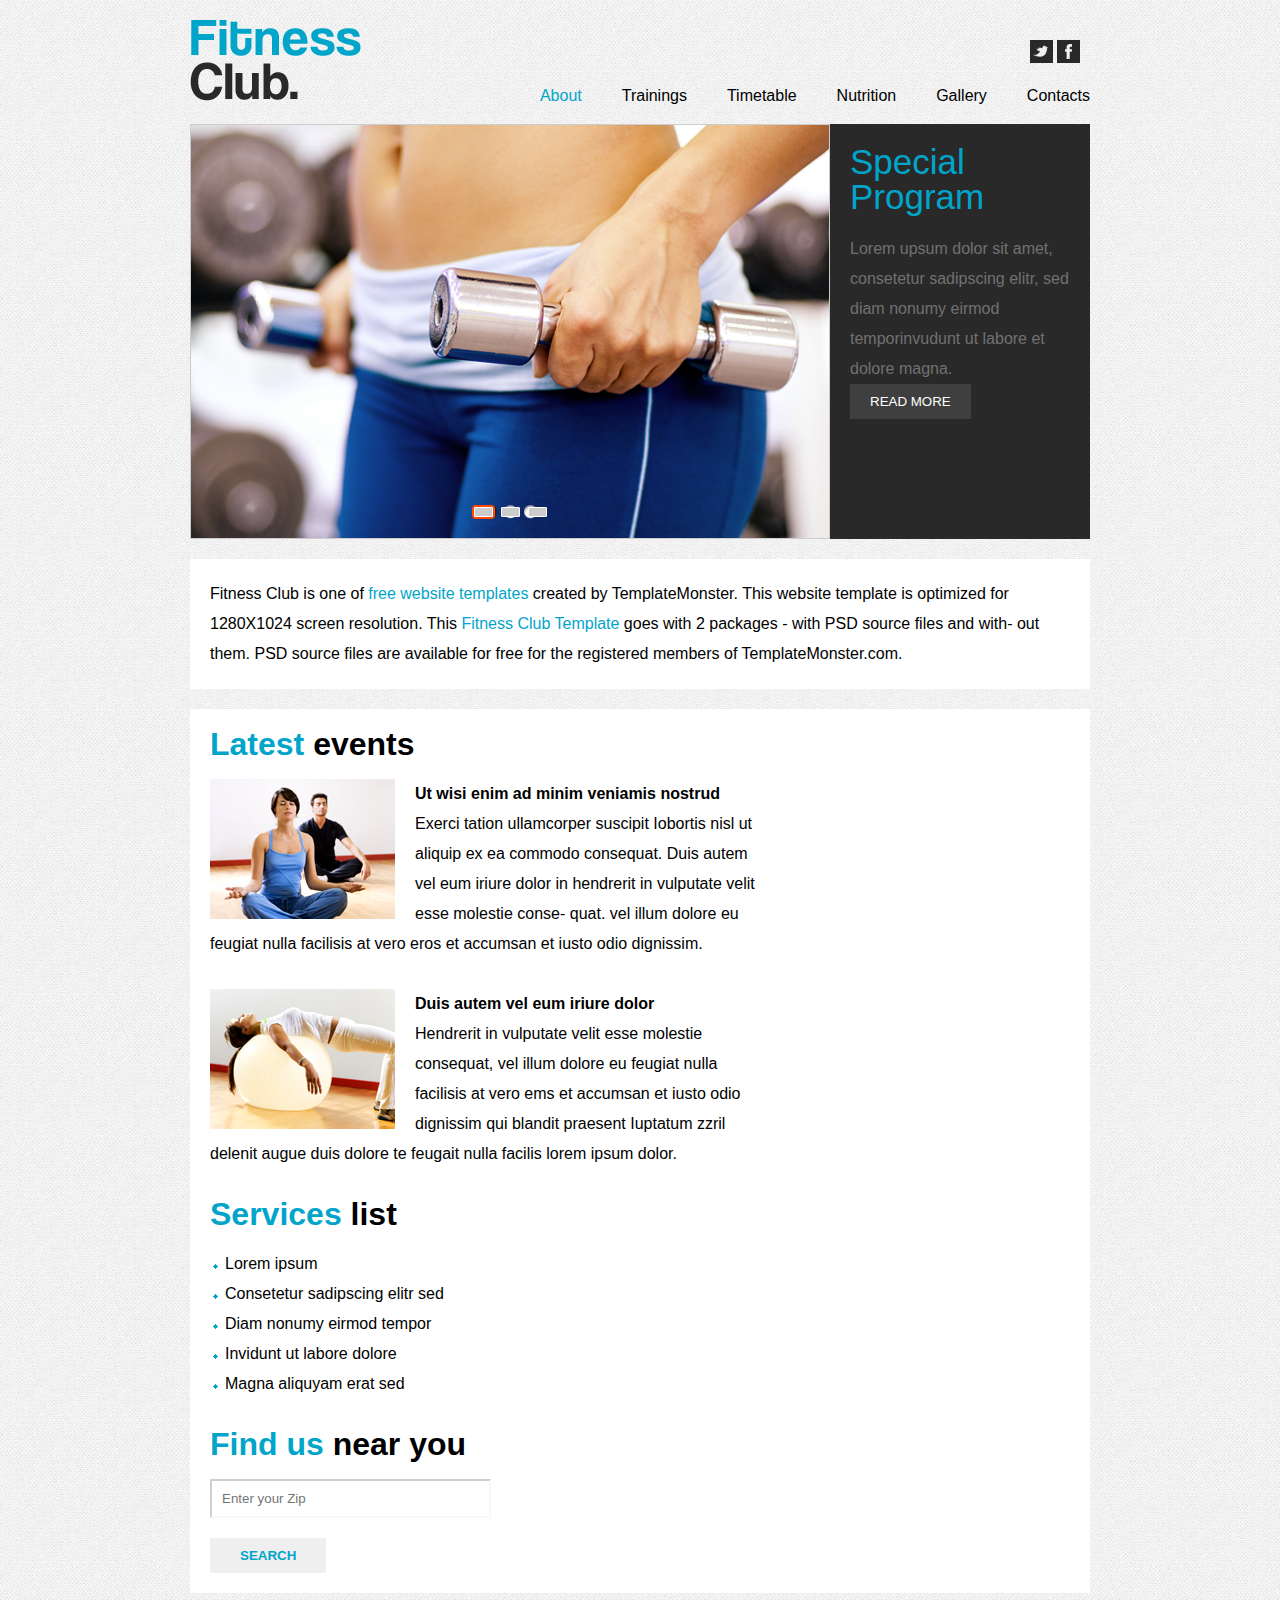
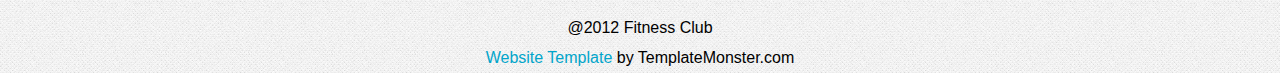
<file: fitness_club2/index.html>
<!DOCTYPE html>
<html>
	<head>
		<title>
			fitness
		</title>

		<meta property="og:title" content="fitness_club"/>
		<meta property="og:description" content="fitness test">
		<meta property="og:type" content="website"/>
		<meta property="og:url" content="http://godisren.github.io/fitness_club2/"/>
		<meta property="og:image" content="http://godisren.github.io/fitness_club2/images/logo.png"/>
		<link rel="shortcut icon" href="favicon.ico">
		<link href="favicon.ico" rel="apple-touch-icon" />
		<meta name="viewport" content="width=device-width, initial-scale=1"/>
		<meta name='description' content='瘦身聚樂部，讓你三天瘦1公斤' />
		<meta name='keywords' content='減重、瘦身、窈窕' />
		
		<link rel="stylesheet" type="text/css" href="style/reset.css">
		<link rel="stylesheet" type="text/css" href="style/common.css">
		<link rel="stylesheet" type="text/css" href="style/banner.css">

		<script src="https://ajax.googleapis.com/ajax/libs/jquery/1.11.3/jquery.min.js"></script>
		<script src="js/all.js"></script>
	</head>
	<body>
		<div class="wrap">
			<div class="header">
				<div class="logo">
					<a href="javascript:void(0);" autofocus><img src="images/logo.png"></img></a>
				</div>
				
				<div class="share">
					<a href="javascript:void(0);"><img src="images/dot_tweet.png"></img></a>
					<a href="javascript:void(0);"><img src="images/dot_facebook.png"></img></a>
				</div>
				
				<div class="menu">
					<ul>
						<li><a href="javascript:void(0);" class="focus">About</a></li>
						<li><a href="javascript:void(0);">Trainings</a></li>
						<li><a href="javascript:void(0);">Timetable</a></li>
						<li><a href="javascript:void(0);">Nutrition</a></li>
						<li><a href="javascript:void(0);">Gallery</a></li>
						<li><a href="javascript:void(0);">Contacts</a></li>
					</ul>
				</div>
			</div>		
			
			<div class="commercial">
				<div id="abgneBlock" class="banner">
					<ul class="list">
						<li><a target="_blank" href="#"><img src="images/slider-1.png"></a></li>
						<li><a target="_blank" href="#"><img src="images/slider-2.png"></a></li>
						<li><a target="_blank" href="#"><img src="images/slider-3.png"></a></li>
					</ul>
				</div>

				<div class="introduction">
					<p class="title">Special<br>Program</p>
					<p class="detail">
					Lorem upsum dolor sit amet, 
					consetetur sadipscing elitr, 
					 sed diam nonumy eirmod 
					 temporinvudunt ut labore 
					 et dolore magna.
					</p>					
					<input class="btn1" type="button" value="READ MORE">
				</div>
			</div>
			
			<div class="welcome">
				<div class="bg_white">
					Fitness Club is one of <span class="import_text">free website templates</span> created by TemplateMonster. This website template is optimized for 1280X1024 screen resolution. This <span class="import_text">Fitness Club Template</span> goes with 2 packages - with PSD source files and with- out them. PSD source files are available for free for the registered members of TemplateMonster.com.
				</div>
			</div>
			
			<div class="content bg_white">
				<div class="events">
					<h2><span class="import_text">Latest</span> events</h2>
					<div class="event">
						<div class="product_image">
							<a href="javascript:void(0);">
								<img src="images/page1-img1.jpg"></img>
							</a>
						</div>						
						<h3>Ut wisi enim ad minim veniamis nostrud</h3>
						Exerci tation ullamcorper suscipit Iobortis nisl ut aliquip ex ea commodo consequat. Duis autem vel eum iriure dolor in hendrerit in vulputate velit esse molestie conse- quat. vel illum dolore eu feugiat nulla facilisis at vero eros et accumsan et iusto odio dignissim.
					</div>					
					<div class="event">
						<div class="product_image">
							<a href="javascript:void(0);">
								<img src="images/page1-img2.jpg"></img>
							</a>
						</div>						
						<h3>Duis autem vel eum iriure dolor</h3>
						Hendrerit in vulputate velit esse molestie consequat, vel illum dolore eu feugiat nulla facilisis at vero ems et accumsan et iusto odio dignissim qui blandit praesent Iuptatum zzril delenit augue duis dolore te feugait nulla facilis lorem ipsum dolor.
					</div>
				</div>
				<div class="infomation">
					<div class="service">
						<h2><span class="import_text">Services</span> list</h2>
						<ul>
							<li>Lorem ipsum</li>
							<li>Consetetur sadipscing elitr sed </li>
							<li>Diam nonumy eirmod tempor </li>
							<li>Invidunt ut labore dolore </li>
							<li>Magna aliquyam erat sed </li>
						</ul>
					</div>
					
					<div>
						<h2><span class="import_text">Find us</span> near you</h2>
						<p>
							<input type="text" class="text_input" placeholder="Enter your Zip" size="30">
						</p>
						<input type="button" class="btn2" value="SEARCH">
					</div>
				</div>
			</div>
			
			<div class="footer">
				@2012 Fitness Club<br>
				<span class="import_text">Website Template</span> by TemplateMonster.com 
			</div>
		</div>
	</body>
</html>
</file>
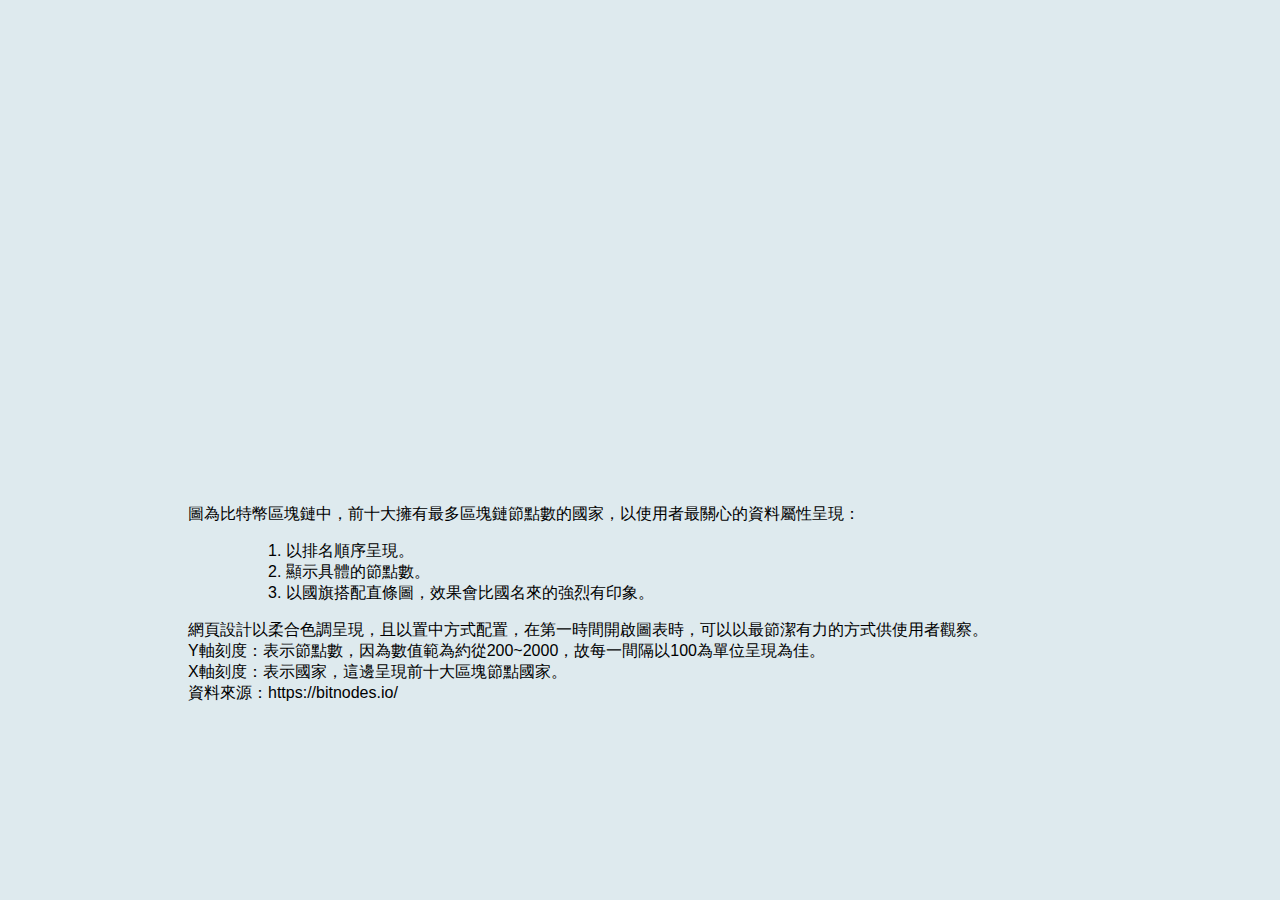
<file: nccu-vis-hw01/index.html>
<!doctype html>
<html>
<head>
    <style>
        body {
            background:#deeaee;
            width: 1000px;
            height: 720px;
            margin: auto;
            font-family: "Helvetica", "Arial","LiHei Pro","黑體-繁","微軟正黑體", sans-serif;
        }

        .bar {
            fill: steelblue;
        }

        .paragraph{
            padding-left: 3em;
        }

    </style>
    <script src="https://d3js.org/d3.v4.min.js"></script>
</head>
<body>
<div>
    <svg width="1000" height="500"></svg>
    <DIV class="paragraph">
        圖為比特幣區塊鏈中，前十大擁有最多區塊鏈節點數的國家，以使用者最關心的資料屬性呈現：
        <ul>
            <ol>1. 以排名順序呈現。</ol>
            <ol>2. 顯示具體的節點數。</ol>
            <ol>3. 以國旗搭配直條圖，效果會比國名來的強烈有印象。</ol>
        </ul>
        網頁設計以柔合色調呈現，且以置中方式配置，在第一時間開啟圖表時，可以以最節潔有力的方式供使用者觀察。<br>
        Y軸刻度：表示節點數，因為數值範為約從200~2000，故每一間隔以100為單位呈現為佳。<br>
        X軸刻度：表示國家，這邊呈現前十大區塊節點國家。<br>
        資料來源：https://bitnodes.io/<br>
      </DIV>
</div>
<script>
    var svg = d3.select("svg"),
                margin = 200,
                width = svg.attr("width") - margin,
                height = svg.attr("height") - margin

    var xScale = d3.scaleBand().range([0, width]).padding(0.4),
        yScale = d3.scaleLinear().range([height, 0]);

    var g = svg.append("g")
                .attr("transform", "translate(" + 100 + "," + 100 + ")");

    // d3.csv("XYZ.csv", function(error, data) {
    d3.csv("bitcoin_nodes.csv?t=1", function(error, data) {
        if (error) {
            throw error;
        }

        data.forEach(function(d) {
            d.COUNTRY = d.COUNTRY;
            d.NODES = parseInt(d.NODES);
        });

        max_value = d3.max(data, function(d) { return d.NODES; });
        min_value = 0 ; //d3.min(data, function(d) { return d.NODES; });

        xScale.domain(data.map(function(d) { return d.COUNTRY; }));
        yScale.domain([min_value, max_value]);

        // draw x axis
        g.append("g")
            .attr("transform", "translate(0," + height + ")")
            .call(d3.axisBottom(xScale))
            .append("text")        // append x axis label
            .attr("y", height - 250)
            .attr("x", width/2)
            .attr("fill", "black")
            .attr("font-size", "24px")
            .text("Country");

        // draw y axis
        g.append("g")
            .call(d3.axisLeft(yScale).tickFormat(function(d){
                return d;
            }).ticks(10))
            .append("text")        // append y axis label
            .attr("transform", "rotate(-90)")   
            .attr("y",-50)
            .attr("x", -60)
            .attr("text-anchor", "end")
            .attr("fill", "black")
            .attr("font-size", "24px")
            .text("Number of Nodes");

        
        // create a bar group elements
        bars = g.selectAll(".bar")
                .data(data)
                .enter()
                .append("g");

        // draw bar
        bars.append("rect")
            .attr("class", "bar")
            .attr("x", function(d) { return xScale(d.COUNTRY); })
            .attr("y", function(d) { return yScale(d.NODES); })
            .attr("width", xScale.bandwidth())
            .attr("height", function(d) { return height - yScale(d.NODES); });

        // draw bar number text
        bars.append("text")
            .text(function(d) { 
                console.log('show text', d.NODES)
                return d.NODES;
            })
            .attr("x", function(d){
                return xScale(d.COUNTRY) + 35 ;
            })
            .attr("y", function(d){
                return yScale(d.NODES) +20 ;
            })
            .attr("text-anchor", "end")
            .attr("fill","white");

        // draw country flag
        bars.append("svg:image")
            .attr("xlink:href",function(d) { 
                if (!d.COUNTRY_CODE){
                    // if country code not found, show ? pic
                    return "https://d1nhio0ox7pgb.cloudfront.net/_img/o_collection_png/green_dark_grey/32x32/plain/symbol_questionmark.png"
                }

                return "https://www.countryflags.io/"+d.COUNTRY_CODE+"/flat/32.png";
            })
            .attr("x", function(d){
                return xScale(d.COUNTRY) + 5 ;
            })
            .attr("y", function(d){
                return yScale(d.NODES) - 35 ;
            });

        // Subject
        svg.append("text")
            .attr("transform", "translate(100,0)")
            .attr("x", 300)
            .attr("y", 50)
            .attr("font-size", "24px")
            .text("Top 10 countries with Bitcoin Nodes")
    });
</script>
</body>
</html>
</file>
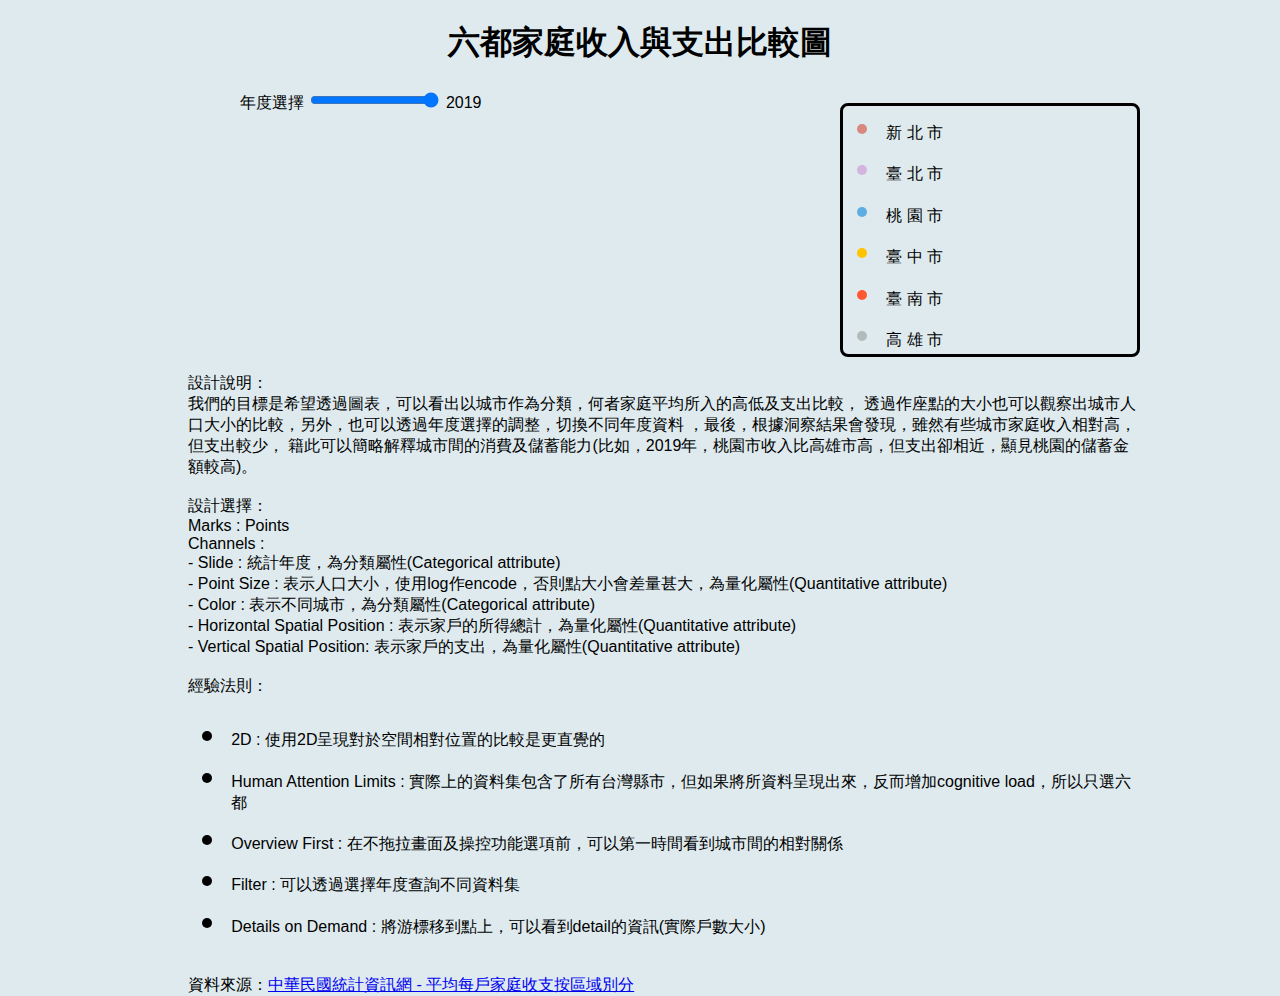
<file: nccu-vis-hw02/index.html>
<!doctype html>
<html>
<head>
    <style>
        body {
            background:#deeaee;
            width: 1000px;
            height: 720px;
            margin: auto;
            font-family: "Helvetica", "Arial","LiHei Pro","黑體-繁","微軟正黑體", sans-serif;
        }

        .bar {
            fill: steelblue;
        }

        .paragraph{
            padding-left: 3em;
        }

        ul li::marker {
            font-size: 2em;
        }
        ul li{
            padding: 0.2em;
        }

        .leftColumn {
            float: left;
            width: 70%;
            margin: auto;
        }

        .rightColumn {
            float: left;
            width: 30%;
        }

        /* Clear floats after the columns */
        .row:after {
            content: "";
            display: table;
            clear: both;
        }

        .year_slider{
            display: inline-block;
            margin: 0 auto;
            padding: 3px;
            padding-left: 100px;
        }

        div.tooltip {	
            position: absolute;			
            text-align: center;			
            padding: 10px;	
            font: 12px sans-serif;		
            background: black;	
            color:white;
            border: 0px;		
            border-radius: 8px;			
        }

        ul.city{
            border:solid;
            border-radius: 8px;
        }
    </style>
    <script src="https://d3js.org/d3.v4.min.js"></script>
</head>
<body>
    <div style="text-align: center;">
        <h1>六都家庭收入與支出比較圖</h1>
    </div>
    <div class="row">
        <div class="leftColumn">
            <div class="year_slider">
                年度選擇
                <input type="range" min=2017 max=2019 step=1 id="year" value=2019 oninput="selected_year.value = year.value">
                <output name="selected_year" id="selected_year">2019</output>
            </div>
            <div id="my_chart" width="600" height="500">
                
             </div>
        </div>
        <div class="rightColumn">
            <ul class="city">
                <li style="color:#d98880"><span style="color:black">新 北 市</span></li>
                <li style="color:#d2b4de"><span style="color:black">臺 北 市</span></li>
                <li style="color:#5dade2"><span style="color:black">桃 園 市</span></li>
                <li style="color:#FFC300"><span style="color:black">臺 中 市</span></li>
                <li style="color:#FF5733"><span style="color:black">臺 南 市</span></li>
                <li style="color:#b2babb"><span style="color:black">高 雄 市</span></li>
            </ul>
        </div>
    </div> 
    <div class="paragraph">
        設計說明：<br>
        我們的目標是希望透過圖表，可以看出以城市作為分類，何者家庭平均所入的高低及支出比較，
        透過作座點的大小也可以觀察出城市人口大小的比較，另外，也可以透過年度選擇的調整，切換不同年度資料
        ，最後，根據洞察結果會發現，雖然有些城市家庭收入相對高，但支出較少，
        籍此可以簡略解釋城市間的消費及儲蓄能力(比如，2019年，桃園市收入比高雄市高，但支出卻相近，顯見桃園的儲蓄金額較高)。
        <br>
        <br>
        設計選擇：<br>
        Marks : Points <br>
        Channels : <br>
        - Slide : 統計年度，為分類屬性(Categorical attribute)<br>
        - Point Size : 表示人口大小，使用log作encode，否則點大小會差量甚大，為量化屬性(Quantitative attribute)<br>
        - Color : 表示不同城市，為分類屬性(Categorical attribute)<br>
        - Horizontal Spatial Position : 表示家戶的所得總計，為量化屬性(Quantitative attribute)<br>
        - Vertical Spatial Position: 表示家戶的支出，為量化屬性(Quantitative attribute)<br>
        
        <br>
        經驗法則：
        <ul>
            <li>2D : 使用2D呈現對於空間相對位置的比較是更直覺的</li>
            <li>Human Attention Limits : 實際上的資料集包含了所有台灣縣市，但如果將所資料呈現出來，反而增加cognitive load，所以只選六都</li>
            <li>Overview First : 在不拖拉畫面及操控功能選項前，可以第一時間看到城市間的相對關係</li>
            <li>Filter : 可以透過選擇年度查詢不同資料集</li>
            <li>Details on Demand : 將游標移到點上，可以看到detail的資訊(實際戶數大小)</li>
        </ul>
        <br>
        資料來源：<a href="https://www.stat.gov.tw/ct.asp?xItem=27900&ctNode=511&mp=4">中華民國統計資訊網 - 平均每戶家庭收支按區域別分</a><br>
      </div>

<script>
    var data = {};

    // set the dimensions and margins of the graph
    var margin = {top: 30, right: 70, bottom: 100, left: 100},
        width = 600 - margin.left - margin.right,
        height = 400 - margin.top - margin.bottom;
        

    // append the svg object to the body of the page
    var svg = d3.select("#my_chart")
    .append("svg")
        .attr("width", width + margin.left + margin.right)
        .attr("height", height + margin.top + margin.bottom)
    .append("g")
        .attr("transform",
            "translate(" + margin.left + "," + margin.top + ")");

    d3.queue()
        .defer(d3.csv, '2019.csv')
        .defer(d3.csv, '2018.csv')
        .defer(d3.csv, '2017.csv')
        .await(function(error, d2019, d2018, d2017) {
            data['2019'] = formatData(d2019);
            data['2018'] = formatData(d2018);
            data['2017'] = formatData(d2017);
            drawFirst('2019');
        });

    var slider = d3.select('#year');
        slider.on('change', function() {
            draw(this.value);
    });

    function formatData(year_data){
        year_data.forEach(function(d) {
            d["城市"] = d["城市"];
            d["所得收入總計"] = parseInt(d["所得收入總計"]);
            d["消費支出"] = parseInt(d["消費支出"]);
            d["家庭戶數"] = parseInt(d["家庭戶數"]);
        });

        return year_data;
    }

    dotSVG = {}

    // Color scale: give me a specie name, I return a color
    var color = d3.scaleOrdinal()
            .domain(["新 北 市", "臺 北 市", "桃 園 市","臺 中 市","臺 南 市","高 雄 市"])
            .range([ "#d98880", "#d2b4de", "#5dade2", " #FFC300", " #FF5733 ", "#b2babb"])

    // text label for the y axis
    svg.append("text")
        .attr("transform", "rotate(-90)")
        .attr("y", 0 - margin.left)
        .attr("x",0 - (height / 2))
        .attr("dy", "2em")
        .style("text-anchor", "middle")
        .text("消費支出 (元)");  

    // text label for the x axis
    svg.append("text")             
        .attr("transform",
                "translate(" + (width/2) + " ," + 
                            (height +  70) + ")")
        .style("text-anchor", "middle")
        .text("所得收入總計 (元)");

    var tooltip = d3.select("body").append("div")	
        .attr("class", "tooltip")				
        .style("opacity", 0);

        var circleMouseOver = function(d){
        
        tooltip.transition()		
            .duration(200)		
            .style("opacity", .9);		

        tooltip
            .html("城市:"+ d["城市"]  
            + "<br>家庭戶數:"+ d["家庭戶數"]
             + "<br>所得收入總計:" + d["所得收入總計"] 
            + "<br>消費支出:" + d["消費支出"])
            .style("left", (d3.event.pageX - 50) + "px")		
            .style("top", (d3.event.pageY - 100) + "px");
        console.log('close tip');
        d3.select(this).transition()
            .attr('opacity', '.6');

    }

    var circleMouseOut = function(d){

        tooltip.transition()		
            .duration(100)		
            .style("opacity", 0);	

        d3.select(this).transition()
            .attr('opacity', '1');
    }


    function drawFirst(year) {
        var csv_data = data[year];
        console.log('csv_data', csv_data);

        // Add X axis
        var x = d3.scaleLinear()
            .domain([d3.min(csv_data, function(d) { return d["所得收入總計"]; })-100000, d3.max(csv_data, function(d) { return d["所得收入總計"]; })])
            .range([ 0, width ])
            .nice();
        svg.append("g")
            .attr("id", "x-axis")
            .attr("transform", "translate(0," + height + ")")
            .call(d3.axisBottom(x))
            .selectAll("text")
            .attr("y", 0)
            .attr("x", 30)
            .attr("transform", "rotate(40)");

        // Add Y axis
        var y = d3.scaleLinear()
            .domain([d3.min(csv_data, function(d) { return d["消費支出"]; })-30000, d3.max(csv_data, function(d) { return d["消費支出"]; })])
            .range([ height, 0])
            .nice();
        svg.append("g")
            .attr("id", "y-axis")
            .call(d3.axisLeft(y))
            .append("text")        // append y axis label
            .attr("transform", "rotate(-90)")   
            .attr("y",-50)
            .attr("x", -60)
            .attr("text-anchor", "end")
            .attr("fill", "black")
            .attr("font-size", "24px");

        // popularity (scaleLog to avoid large different)
        // var popularity = d3.scaleLog()
        var popularity = d3.scaleLinear()
            .domain([d3.min(csv_data, function(d) { return d["家庭戶數"]; }), d3.max(csv_data, function(d) { return d["家庭戶數"]; })])
            .range([ 0, 30])
            .nice();

        // Add dots
        svg.append('g')
            .selectAll("circle")
            .data(csv_data)
            .enter()
            .append("circle")
            .attr("cx", function (d) { return x(d["所得收入總計"]); } )
            .attr("cy", function (d) { return y(d["消費支出"]); } )
            .attr("r", function (d) { return popularity(d["家庭戶數"]); })
            .style("fill", function (d) { return color(d["城市"]) } )
            .on("mouseover", circleMouseOver)
            .on("mouseout", circleMouseOut);
    }

    function draw(year) {
        var csv_data = data[year];
       
        // Update X axis
        var x = d3.scaleLinear()
            .domain([d3.min(csv_data, function(d) { return d["所得收入總計"]; })-100000, d3.max(csv_data, function(d) { return d["所得收入總計"]; })])
            .range([ 0, width ])
            .nice();
        d3.select("#x-axis").transition()
            .call(d3.axisBottom(x))
            .selectAll("text")
            .attr("y", 0)
            .attr("x", 30)
            .attr("transform", "rotate(40)");

        // Update Y axis
        var y = d3.scaleLinear()
            .domain([d3.min(csv_data, function(d) { return d["消費支出"]; })-30000, d3.max(csv_data, function(d) { return d["消費支出"]; })])
            .range([ height, 0])
            .nice();
        d3.select("#y-axis").transition()
            .call(d3.axisLeft(y))

        // popularity (scaleLog to avoid large different)
        // var popularity = d3.scaleLog()
        var popularity = d3.scaleLinear()
            .domain([d3.min(csv_data, function(d) { return d["家庭戶數"]; }), d3.max(csv_data, function(d) { return d["家庭戶數"]; })])
            .range([ 0, 30])
            .nice();

        // Update dots
        svg.selectAll("circle")
            .data(csv_data)
            .transition()
            .attr("cx", function (d) { return x(d["所得收入總計"]); } )
            .attr("cy", function (d) { return y(d["消費支出"]); } )
            .attr("r", function (d) { return popularity(d["家庭戶數"]); })
            .style("fill", function (d) { return color(d["城市"]) } )
            .on("mouseover", circleMouseOver)
            .on("mouseout", circleMouseOut);

    }

</script>

</body>
</html>
</file>
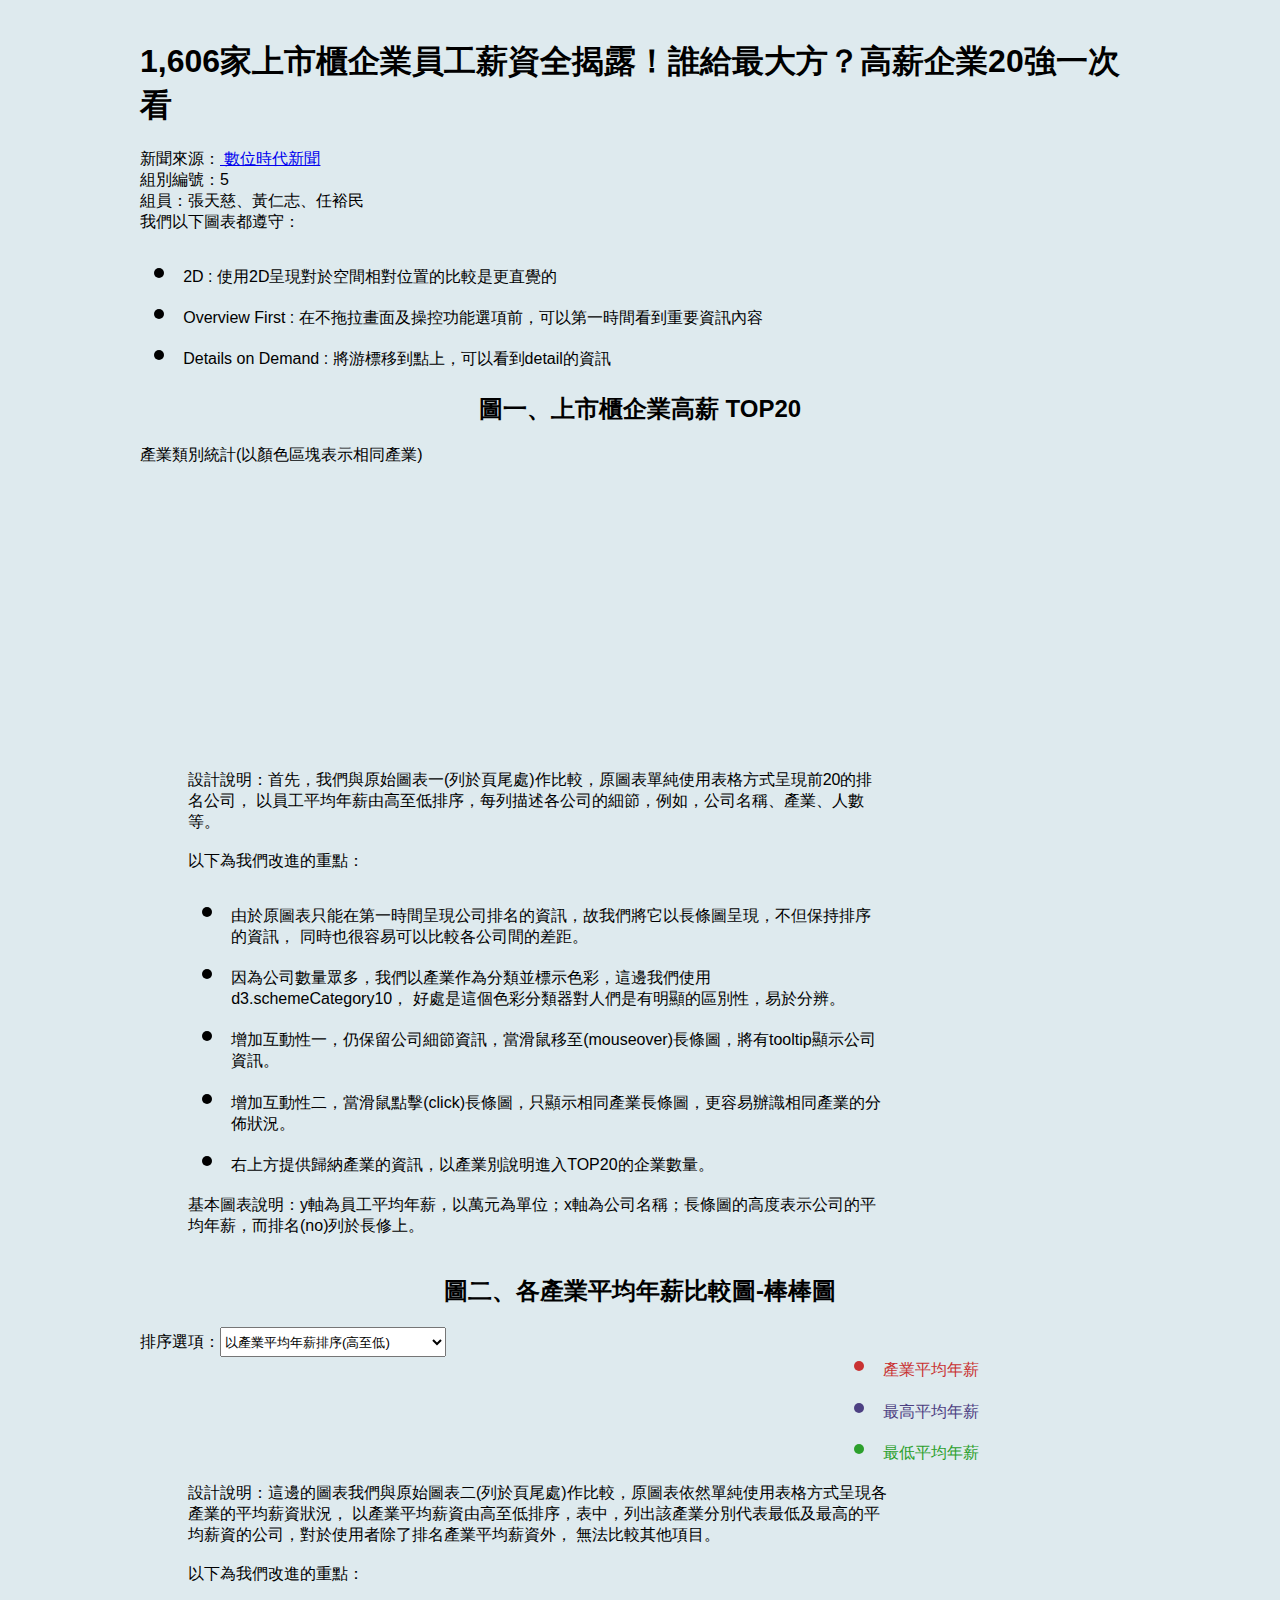
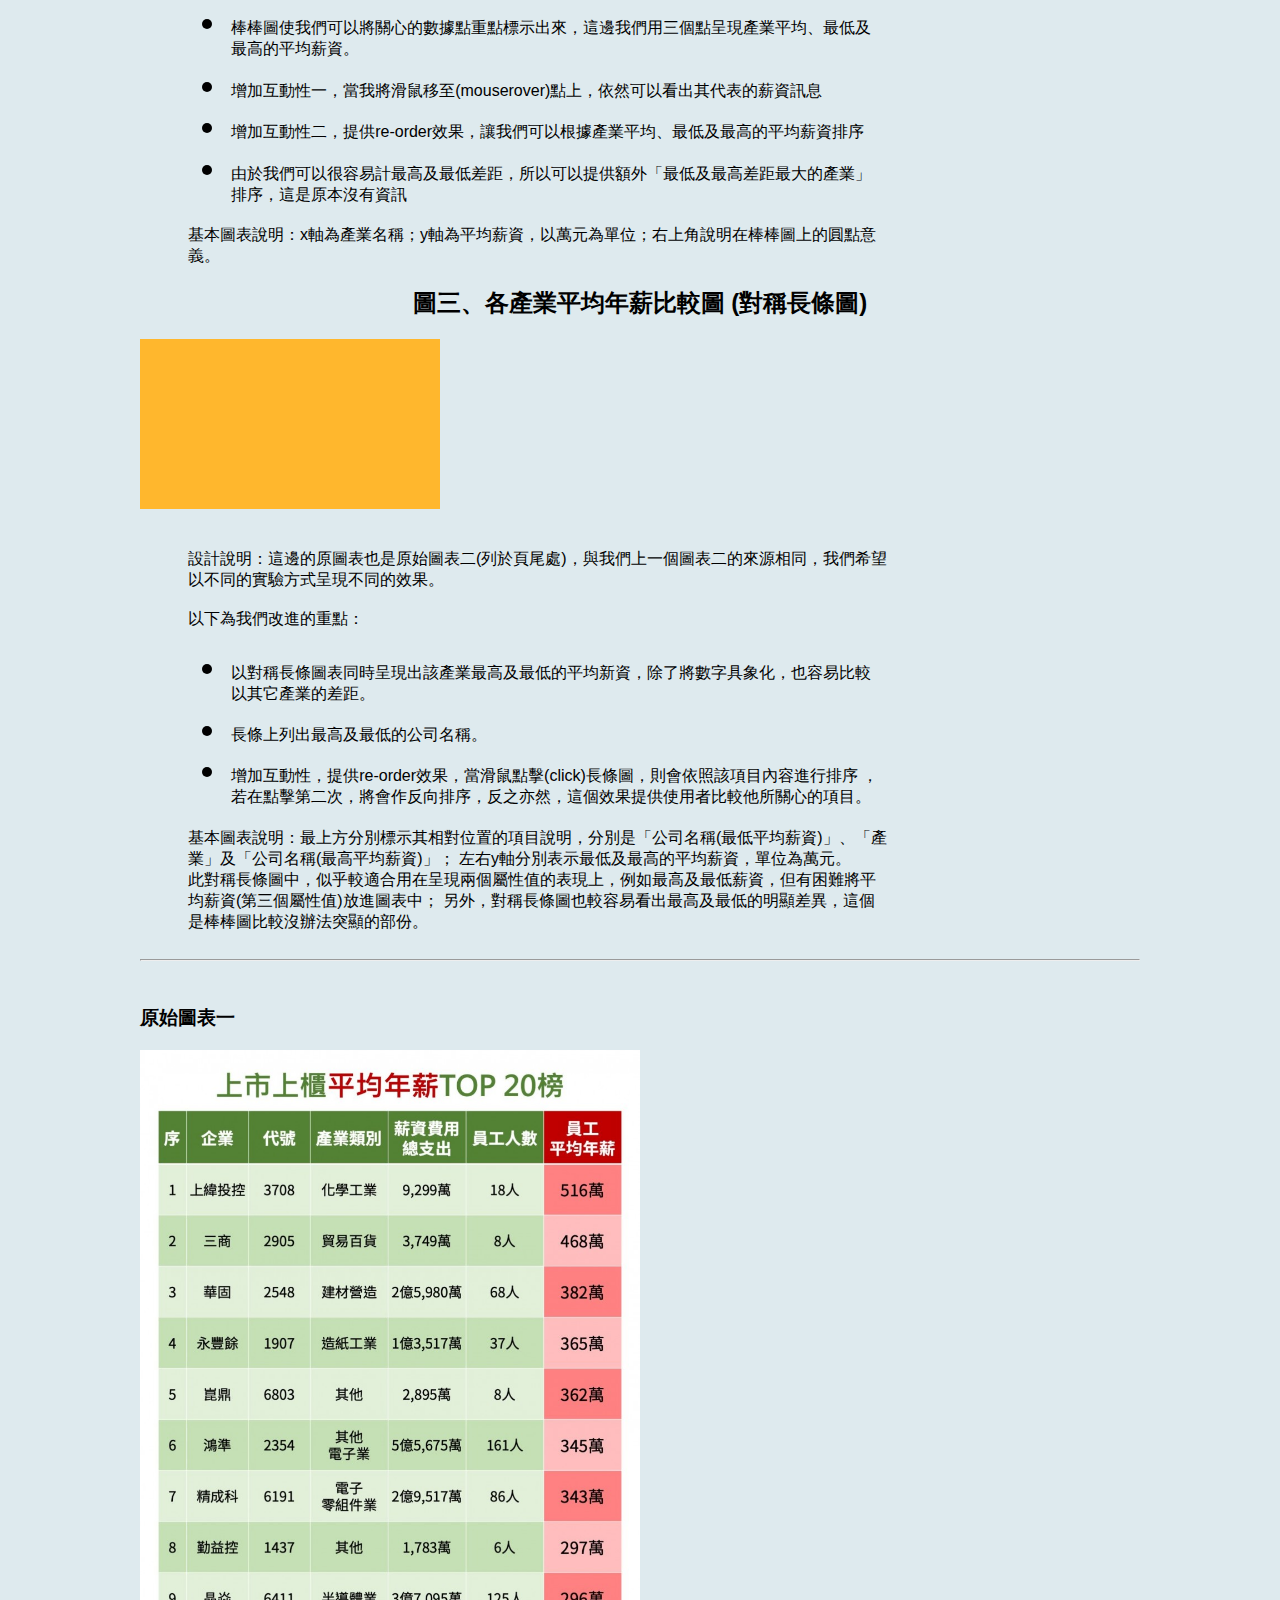
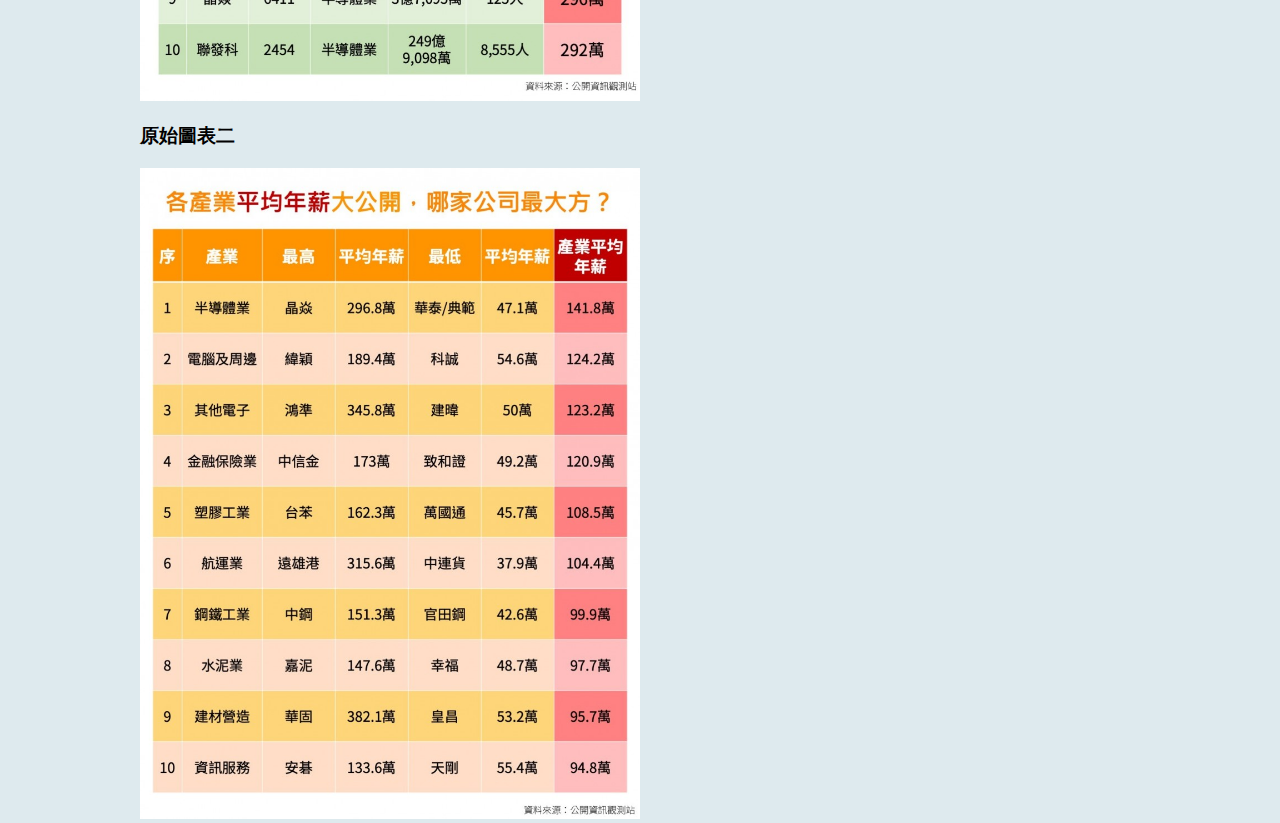
<file: nccu-vis-hw03/index.html>
<!doctype html>
<html>
<head>
    <style>
        body {
            background:#deeaee;
            width: 1000px;
            height: 720px;
            margin: auto;
            font-family: "Helvetica", "Arial","LiHei Pro","黑體-繁","微軟正黑體", sans-serif;
            margin-top: 40px;
            margin-bottom: 40px;
        }

        .bar {
            fill: steelblue;
        }

        .paragraph{
            padding-left: 3em;
            max-width: 700px;
        }

        ul li::marker {
            font-size: 2em;
        }
        ul li{
            padding: 0.2em;
        }

        ul li.low_li{
            color :rgb(44, 160, 44);
        }

        ul li.high_li{
            color :rgb(76, 64, 130);
        }

        ul li.avg_li{
            color :rgb(201, 50, 50);
        }

        .leftColumn {
            float: left;
            width: 70%;
            margin: auto;
        }

        .rightColumn {
            float: left;
            width: 30%;
        }

        div.tooltip {	
            position: absolute;			
            text-align: center;			
            padding: 10px;	
            font: 12px sans-serif;		
            background: black;	
            color:white;
            border: 0px;		
            border-radius: 8px;			
        }

        /* Clear floats after the columns */
        .row:after {
            content: "";
            display: table;
            clear: both;
        }

        ul.city{
            border:solid;
            border-radius: 8px;
        }


        /*** mirro bar ***/
        .chart {
            padding-top: 10px;
            width: 100%;
        }

        .chart .right {
            stroke: rgba(0, 0, 0, .3);
            fill: rgb(44, 160, 44);;
        }

        .chart .left {
            stroke: rgba(0, 0, 0, .3);
            fill: rgb(214, 39, 40);;
        }

        .chart rect:hover {
            fill: #aaa;
        }

        .axis path,
        .axis line {
            fill: none;
            stroke: black;
            shape-rendering: crispEdges;
        }

        .axis text {
            font-family: sans-serif;
            font-size: 11px;
        }

        /*** tooltip3 ***/
        div.tooltip3 {	
            position: absolute;			
            text-align: center;			
            padding: 10px;	
            font: 12px sans-serif;		
            background: black;	
            color:white;
            border: 0px;		
            border-radius: 8px;			
        }

    </style>
    <script src="https://d3js.org/d3.v4.min.js"></script>
</head>
<body>

    <div>
        <h1>1,606家上市櫃企業員工薪資全揭露！誰給最大方？高薪企業20強一次看</h1>
        新聞來源：<a href="https://www.bnext.com.tw/article/57937/tes-company-salary-rank">
            數位時代新聞</a> <br>
        組別編號：5<br>
        組員：張天慈、黃仁志、任裕民 <br>
        我們以下圖表都遵守：
        <ul>
            <li>2D : 使用2D呈現對於空間相對位置的比較是更直覺的</li>
            <li>Overview First : 在不拖拉畫面及操控功能選項前，可以第一時間看到重要資訊內容</li>
            <li>Details on Demand : 將游標移到點上，可以看到detail的資訊</li>
        </ul>
        
    </div>

    <div style="text-align: center;">
        <h2>圖一、上市櫃企業高薪 TOP20</h2>
    </div>
    <div class="row">
        <div class="leftColumn">
            <div id="company_chart" width="600" height="500">
             </div>
        </div>
        <div class="rightColumn">
            產業類別統計(以顏色區塊表示相同產業)<br>
            <div>
                <svg id="company_category" height="300"></svg>
            </div>
        </div>
    </div> 
    <div class="paragraph">
        設計說明：首先，我們與原始圖表一(列於頁尾處)作比較，原圖表單純使用表格方式呈現前20的排名公司，
        以員工平均年薪由高至低排序，每列描述各公司的細節，例如，公司名稱、產業、人數等。<br><br>
        以下為我們改進的重點：
        <ul>
            <li>由於原圖表只能在第一時間呈現公司排名的資訊，故我們將它以長條圖呈現，不但保持排序的資訊，
                同時也很容易可以比較各公司間的差距。</li>
            <li>因為公司數量眾多，我們以產業作為分類並標示色彩，這邊我們使用d3.schemeCategory10，
                好處是這個色彩分類器對人們是有明顯的區別性，易於分辨。</li>
            <li>增加互動性一，仍保留公司細節資訊，當滑鼠移至(mouseover)長條圖，將有tooltip顯示公司資訊。</li>
            <li>增加互動性二，當滑鼠點擊(click)長條圖，只顯示相同產業長條圖，更容易辦識相同產業的分佈狀況。</li>
            <li>右上方提供歸納產業的資訊，以產業別說明進入TOP20的企業數量。</li>
        </ul>
        基本圖表說明：y軸為員工平均年薪，以萬元為單位；x軸為公司名稱；長條圖的高度表示公司的平均年薪，而排名(no)列於長修上。
    </div>
    <br>
<script>

    const currency = function(number){
        return new Intl.NumberFormat('en-TW', {style: 'currency',currency: 'NTD', minimumFractionDigits: 0}).format(number);
    };

    var data = {};

    // set the dimensions and margins of the graph
    var margin = {top: 30, right: 70, bottom: 100, left: 100},
        width = 1000 - margin.left - margin.right,
        height = 600 - margin.top - margin.bottom;

    // append the svg object to the body of the page
    var svg = d3.select("#company_chart")
        .append("svg")
            .attr("width", width + margin.left + margin.right)
            .attr("height", height + margin.top + margin.bottom)
        .append("g")
            .attr("transform",
                "translate(" + margin.left + "," + margin.top + ")");

    // text label for the y axis
    svg.append("text")
        .attr("transform", "rotate(-90)")
        .attr("y", 0 - margin.left)
        .attr("x",0 - (height / 2))
        .attr("dy", "2em")
        .style("text-anchor", "middle")
        .text("員工平均年薪 (萬元)");  

    // text label for the x axis
    svg.append("text")             
        .attr("transform",
                "translate(" + (width/2) + " ," + 
                            (height +  70) + ")")
        .style("text-anchor", "middle")
        .text("公司名稱");

    d3.csv("company_avg_salary.csv", function(error, data) {
        if (error) {
            throw error;
        }

        console.log(data);

        data.forEach(function(d) {
            d["排名"] = parseInt(d["排名"]);
            d["薪資費用總支出"] = parseInt(d["薪資費用總支出"]);
            d["員工人數"] = parseInt(d["員工人數"]);
            d["員工平均年薪"] = parseInt(d["員工平均年薪"]);
        });

        // Add X axis
        var x = d3.scaleBand()
            .domain(data.map(function(d) { return d["企業"]; }))
            .range([ 0, width ])
            .padding(0.4);
        svg.append("g")
            .attr("id", "x-axis")
            .attr("transform", "translate(0," + height + ")")
            .call(d3.axisBottom(x))
            .selectAll("text");

        // Add Y axis
        var y = d3.scaleLinear()
            .domain([d3.min(data, function(d) { return d["員工平均年薪"]; }), d3.max(data, function(d) { return d["員工平均年薪"]; })])
            .range([ height, 0])
            .nice();
        svg.append("g")
            .attr("id", "y-axis")
            .call(d3.axisLeft(y))
            .append("text")        // append y axis label
            .attr("transform", "rotate(-90)")   
            .attr("y",-50)
            .attr("x", -60)
            .attr("text-anchor", "end")
            .attr("fill", "black")
            .attr("font-size", "24px");

        // category color
        var color = d3.scaleOrdinal(d3.schemeCategory10 );
        var x_color = d3.scaleOrdinal()
            .domain(data.map(function(d) { return d["產業類別"]; }))
            .range(d3.schemeCategory10);

        // create a bar group elements
        bars = svg.selectAll(".bar")
                .data(data)
                .enter()
                .append("g");
        // draw bar
        bars.append("rect")
            .attr("class", "bar")
            .attr("x", function(d) { return x(d["企業"]); })
            // TODO transition (bottom up)
            .attr("y", function(d) { return y(d["員工平均年薪"]); })
            .attr("width", x.bandwidth())
            .attr("height", function(d) { return height - y(d["員工平均年薪"]); })
            .style("fill", function(d) { return x_color(d["產業類別"]); })
            .on("mouseover", function(d){
                tooltip.html("排名 : "+d['排名']+"<br>"
                    +"企業 : "+d['企業']+"<br>"
                    +"代號 : "+d['代號']+"<br>"
                    +"產業 : "+d['產業類別']+"<br>"
                    +"薪資費用總支出 : "+currency(d['薪資費用總支出'])+" 萬<br>"
                    +"員工人數 : "+d['員工人數']+"<br>"
                    +"平均年薪 : "+currency(d['員工平均年薪']) + " 萬")
                    .style("left","700px")
                    .style("top","450px")
                    .style("opacity",1.0);

            })
            .on("mouseout", function(d){
                tooltip.style("opacity",0);
            })
            .on("mousedown", function(d){
                svg
                .selectAll('.bar,.bartext')
                    .filter(function(other_d, i) {
                        return d['產業類別'] != other_d['產業類別'];
                        // return i != current_idx
                    })
                    .style("opacity", 0);
            });

        bars.append("text")
            .attr("class", "bartext")
            .attr("x", function(d) { return x(d["企業"]); })
            .attr("y", function(d) { return y(d["員工平均年薪"]); })
            .attr("height", function(d) { return height - y(d["員工平均年薪"]); })
            .attr("dx", "0.8em")
            .attr("dy", "-0.5em")
            .attr("font-size", "11px")
            .style("text-anchor", "middle")
            .text(function(d) { return "No."+d["排名"]; } );  

        // put mouseup outside the bar, otherwise the cursor move out of bar, it won't work
        d3.select("body").on("mouseup", function(d){
            svg.selectAll('.bar,.bartext').style("opacity", 1);
        })
            
        var tooltip = d3.select("#company_chart").append("div")	
            .attr("class", "tooltip")	
            .style("text-align","left")	
            .style("opacity", 0);


        // draw the category legend
        categoryMap = new Map
        data.forEach(function(d) {
            var key = d["產業類別"];
            if (categoryMap.get(key) == null){
                categoryMap.set(key, 0);
            }

            categoryMap.set(key, categoryMap.get(key)+1);
        });

        categoryArray = []
        categoryMap.forEach(function(value, key, map){
            categoryArray.push({
                "產業類別":key, 
                "value":value
            })
        });

        var legend = d3.select("#company_category")
            .selectAll("myLegend")
            .data(categoryArray)
            .enter()
            .append('g')
            .attr("transform", function(d, i) { 
                var diff = 10 + (i * 30);
                return "translate(10," + diff + ")"; 
            });

        legend.append("rect")
            .attr('width',15)
            .attr('height',15)
            .style("fill", function(d){ return x_color(d["產業類別"]) });

        legend.append("text")
            .attr("dx", "1.5em")
            .attr("dy", ".9em")
            .text(function(d) { return d["產業類別"] + " : " + d["value"] +" 間企業"; });

    });

</script>


<!-- Create a div where the graph will take place -->

<div style="text-align: center;">
    <h2>圖二、各產業平均年薪比較圖-棒棒圖</h2>
</div>
<div class="row">
    <div class="leftColumn">
        排序選項：<select id="pic3_sel" style="height: 30px;">
            <option value="avg">以產業平均年薪排序(高至低)</option>
            <option value="low">以最低平均年薪排序(高至低)</option>
            <option value="high">以最高平均年薪排序(高至低)</option>
            <option value="diff">以最低及最高年薪差距排序(高至低)</option>
        </select>
        <div id="pic3_div"></div>
    </div>
    <div class="rightColumn">
        <ul>
            <li class="avg_li">產業平均年薪</li>
            <li class="high_li">最高平均年薪</li>
            <li class="low_li">最低平均年薪</li>
        </ul>
    </div>
</div> 
<div class="paragraph">
    設計說明：這邊的圖表我們與原始圖表二(列於頁尾處)作比較，原圖表依然單純使用表格方式呈現各產業的平均薪資狀況，
    以產業平均薪資由高至低排序，表中，列出該產業分別代表最低及最高的平均薪資的公司，對於使用者除了排名產業平均薪資外，
    無法比較其他項目。
    <br><br>
    以下為我們改進的重點：
    <ul>
        <li>棒棒圖使我們可以將關心的數據點重點標示出來，這邊我們用三個點呈現產業平均、最低及最高的平均薪資。</li>
        <li>增加互動性一，當我將滑鼠移至(mouserover)點上，依然可以看出其代表的薪資訊息</li>
        <li>增加互動性二，提供re-order效果，讓我們可以根據產業平均、最低及最高的平均薪資排序</li>
        <li>由於我們可以很容易計最高及最低差距，所以可以提供額外「最低及最高差距最大的產業」排序，這是原本沒有資訊</li>
    </ul>
    基本圖表說明：x軸為產業名稱；y軸為平均薪資，以萬元為單位；右上角說明在棒棒圖上的圓點意義。
</div>

<script>

    // set the dimensions and margins of the graph
    var pic3_margin = {top: 10, right: 30, bottom: 100, left: 100},
        pic3_width = 650 - pic3_margin.left - pic3_margin.right,
        pic3_height = 800 - pic3_margin.top - pic3_margin.bottom;
    
    // append the svg object to the body of the page
    var lolipot_svg = d3.select("#pic3_div")
      .append("svg")
        .attr("width", pic3_width + pic3_margin.left + pic3_margin.right)
        .attr("height", pic3_height + pic3_margin.top + pic3_margin.bottom)
      .append("g")
        .attr("transform",
              "translate(" + pic3_margin.left + "," + pic3_margin.top + ")");

    // text label for the y axis
    lolipot_svg.append("text")
        .attr("transform", "rotate(-90)")
        .attr("y", 0 - 80)
        .attr("x",0 - (pic3_height / 2))
        // .attr("dy", "2em")
        .style("text-anchor", "middle")
        .text("產業名稱");  

    // text label for the x axis
    lolipot_svg.append("text")             
        .attr("transform",
                "translate(" + (pic3_width/2) + " ," + 
                            (pic3_height +  70) + ")")
        .style("text-anchor", "middle")
        .text("員工平均年薪 (萬元)");


    var pic3_tooltip = d3.select("#pic3_div").append("div")	
        .attr("class", "tooltip")				
        .style("opacity", 0);

    var highcircleMouseOver = function(d){
        
        pic3_tooltip.transition()		
            .duration(200)		
            .style("opacity", .9);		

        pic3_tooltip
            .html("最高平均年薪:"+ d["最高平均年薪"])
            .style("left", (d3.event.pageX + 5) + "px")		
            .style("top", (d3.event.pageY + 5) + "px");
        console.log('close tip');
        d3.select(this).transition()
            .attr('opacity', '.6');

    }

    var lowcircleMouseOver = function(d){
        
        pic3_tooltip.transition()		
            .duration(200)		
            .style("opacity", .9);		

        pic3_tooltip
            .html("最低平均年薪:"+ d["最低平均年薪"])
            .style("left", (d3.event.pageX + 5) + "px")		
            .style("top", (d3.event.pageY + 5) + "px");
        console.log('close tip');
        d3.select(this).transition()
            .attr('opacity', '.6');

    }

    var avgcircleMouseOver = function(d){
        
        pic3_tooltip.transition()		
            .duration(200)		
            .style("opacity", .9);		

        pic3_tooltip
            .html("最低平均年薪:"+ d["產業平均年薪"])
            .style("left", (d3.event.pageX + 5) + "px")		
            .style("top", (d3.event.pageY + 5) + "px");
        console.log('close tip');
        d3.select(this).transition()
            .attr('opacity', '.6');

    }

    var circleMouseOut = function(d){

        pic3_tooltip.transition()		
            .duration(100)		
            .style("opacity", 0);	

        d3.select(this).transition()
            .attr('opacity', '1');
    }
    
    d3.csv("industry_avg_salary.csv", function(error, data) {
        if (error) {
            throw error;
        }

        data.forEach(function(d) {
            d["排名"] = parseInt(d["排名"]);
            d["最高平均年薪"] = parseInt(d["最高平均年薪"]);
            d["最低平均年薪"] = parseInt(d["最低平均年薪"]);
            d["產業平均年薪"] = parseInt(d["產業平均年薪"]);
            
        }); 


        var pic3_x = d3.scaleLinear()
        .domain([0, d3.max(data, (d) => d['最高平均年薪'])])
        .range([ 0, pic3_width]);

        var pic3_y = d3.scaleBand()
            .domain(data.map(function(d) { return d['產業']; }))
            .range([ 0, pic3_height ])
            .padding(1);
            
    
        const groups = lolipot_svg.selectAll('g')
            .data(data).enter()
            .append("g")
            .attr("transform", function(d, i) {
                        var dd =  pic3_y(d['產業']);
                        return "translate(0,"+( dd )+")";
                    });

        d3.select("#pic3_sel").on("change",function(){

            var selValue = d3.select(this).property('value');

            data.sort(function(a, b) {
                // return d3.descending(a['最高平均年薪'], b['最高平均年薪']);

                if(selValue=="low"){
                    return d3.descending(a['最低平均年薪'], b['最低平均年薪']);
                }else if(selValue=="high"){
                    return d3.descending(a['最高平均年薪'], b['最高平均年薪']);
                }else if(selValue=="avg"){
                    return d3.descending(a['產業平均年薪'], b['產業平均年薪']);
                }else if(selValue=="diff"){
                    return d3.descending(a['最高平均年薪']-a['最低平均年薪'], b['最高平均年薪']-b['最低平均年薪']);
                }

            })

            pic3_y.domain(data.map(function(d) { return d['產業']; }))
                .range([ 0, pic3_height ])
                .padding(1);

            groups.transition()
                .delay(function(d, i) {
                    return i * 50;  // gives it a smoother effect
                })
                .duration(1000)
                .attr("transform", function(d, i) {
                    var dd =  pic3_y(d['產業']);
                    return "translate(0,"+( dd )+")";
                });

            d3.select("g.pic3_y").transition()
                .delay(function(d, i) {
                    return i * 50;  // gives it a smoother effect
                })
                .duration(1500)
                .call(d3.axisLeft(pic3_y));
        });

        // Lines
        groups.append("line")
            .attr("x1", function(d) { return pic3_x(d['最低平均年薪']); })
            .attr("x2", function(d) { return pic3_x(d['最高平均年薪']); })
            .attr("stroke", "grey")
            .attr("stroke-width", "1px");
        
        // Circles of variable 1
        groups.append("circle")
              .attr("cx", function(d) { return pic3_x(d['最低平均年薪']); })
              .attr("r", "6")
              .style("fill", "#69b3a2")
              .on("mouseover", lowcircleMouseOver)
              .on("mouseout", circleMouseOut);
        
        // Circles of variable 2
        groups.append("circle")
              .attr("cx", function(d) { return pic3_x(d['最高平均年薪']); })
              .attr("r", "6")
              .style("fill", "#4C4082")
              .on("mouseover", highcircleMouseOver)
              .on("mouseout", circleMouseOut);

        // Circles of variable 3
        groups.append("circle")
              .attr("cx", function(d) { return pic3_x(d['產業平均年薪']); })
              .attr("r", "6")
              .style("fill", "rgb(201, 50, 50)")
              .on("mouseover", avgcircleMouseOver)
              .on("mouseout", circleMouseOut);


        // Add X axis
        lolipot_svg.append("g")
            .attr("transform", "translate(0," + pic3_height + ")")
            .call(d3.axisBottom(pic3_x));
        
        // Y axis
        lolipot_svg.append("g")
            .attr("class", "pic3_y")
            .call(d3.axisLeft(pic3_y));

});
    
</script>


<div style="text-align: center;">
    <h2>圖三、各產業平均年薪比較圖 (對稱長條圖)</h2>
</div>
<div class="row">
    <div id="mirror_div">
        <svg id="mirror_svg" style="background-color:#ffb72d; padding-bottom:20px"></svg>
    </div>
</div> 
<div class="paragraph">
    <br><br>
    設計說明：這邊的原圖表也是原始圖表二(列於頁尾處)，與我們上一個圖表二的來源相同，我們希望以不同的實驗方式呈現不同的效果。
    
    <br><br>
    以下為我們改進的重點：
    <ul>
        <li>以對稱長條圖表同時呈現出該產業最高及最低的平均新資，除了將數字具象化，也容易比較以其它產業的差距。</li>
        <li>長條上列出最高及最低的公司名稱。</li>
        <li>增加互動性，提供re-order效果，當滑鼠點擊(click)長條圖，則會依照該項目內容進行排序
            ，若在點擊第二次，將會作反向排序，反之亦然，這個效果提供使用者比較他所關心的項目。</li>
    </ul>
    基本圖表說明：最上方分別標示其相對位置的項目說明，分別是「公司名稱(最低平均薪資)」、「產業」及「公司名稱(最高平均薪資)」；
    左右y軸分別表示最低及最高的平均薪資，單位為萬元。<br>
    此對稱長條圖中，似乎較適合用在呈現兩個屬性值的表現上，例如最高及最低薪資，但有困難將平均薪資(第三個屬性值)放進圖表中；
    另外，對稱長條圖也較容易看出最高及最低的明顯差異，這個是棒棒圖比較沒辦法突顯的部份。
</div>

<script type="text/javascript">
d3.csv("industry_avg_salary.csv", function(error, data) {
    if (error) {
        throw error;
    }

    console.log(data);

    data.forEach(function(d) {
        d["排名"] = parseInt(d["排名"]);
        d["最高平均年薪"] = parseInt(d["最高平均年薪"]);
        d["最低平均年薪"] = parseInt(d["最低平均年薪"]);
        d["產業平均年薪"] = parseInt(d["產業平均年薪"]);
        
    }); 
    
    const w = 950, h = 800,
        // LW = 300, RW = 300,
        LW = 300, RW = 300,
        PL = 100, PR = 100;
    const barH = 18, R_START = 500, margin_top = 30;

    const LScale = d3.scaleLinear().domain([0, d3.max(data, (d) => d['最低平均年薪'])]).rangeRound([0, 300]);
    const RScale = d3.scaleLinear().domain([0, d3.max(data, (d) => d['最高平均年薪'])]).rangeRound([0, 300]);
    
    const mirror_svg = d3.select('#mirror_svg').classed('chart', true).attr('width', w).attr('height', h);

    const groups = mirror_svg.selectAll('g')
        .data(data).enter()
        .append("g")
        .attr("transform", function(d, i) {
                    return "translate(0,"+( i * (h / data.length) + barH/2 + margin_top)+")";
                });

    var sort_by_higher = false;
    var sort_by_lower = false;

    var mirror_sort_by_higher = function(d) {
        sort_by_higher = !sort_by_higher;
        groups.sort(function(a, b) {
                return sort_by_higher ? d3.ascending(a['最高平均年薪'], b['最高平均年薪']) 
                                    : d3.ascending(b['最高平均年薪'], a['最高平均年薪']) ;
            })
            .transition()
            .delay(function(d, i) {
                return i * 50;  // gives it a smoother effect
            })
            .duration(1000)
            .attr("transform", function(d, i) {
                return "translate(0,"+( i * (h / data.length) + barH/2 + margin_top)+")";
        });
    }

    var mirror_sort_by_lower = function(d) {
        sort_by_lower = !sort_by_lower;
        groups.sort(function(a, b) {
                return sort_by_lower ? d3.ascending(a['最低平均年薪'], b['最低平均年薪']) 
                                    : d3.ascending(b['最低平均年薪'], a['最低平均年薪']) ;
            })
            .transition()
            .delay(function(d, i) {
                return i * 50;  // gives it a smoother effect
            })
            .duration(1000)
            .attr("transform", function(d, i) {
                return "translate(0,"+( i * (h / data.length) + barH/2 + margin_top)+")";
        });
    }

    groups.append('rect')
        .classed('left', true)
        .attr('width', (d) => RScale(d["最低平均年薪"]))
        .attr('height', barH)
        .attr('x', (d) => LW - RScale(d["最低平均年薪"]) + PL)
        .on("click", mirror_sort_by_lower);

    groups.append('rect')
        .classed('right', true)
        .attr('width', (d) => RScale(d["最高平均年薪"]))
        .attr('height', barH)
        .attr('x', (d) => R_START)
        .on("click", mirror_sort_by_higher);

    groups.append('text')
        .attr('x', 425-10)
        .text((d) => d['產業'])
        .attr("dy", "1em");
    groups.append('text')
        .attr('x', LW -100)
        .text((d) => d['最低平均年薪'])
        .attr("dy", "1em");
    groups.append('text')
        .attr('x', LW -20)
        .style('fill', 'white')
        .text((d) => d['最低公司'])
        .attr("dy", "1em")
        .on("click", mirror_sort_by_lower);

        
    groups.append('text')
        .attr('x', w-PR)
        .text((d) => d['最高平均年薪'])
        .attr("dy", "1em");
    groups.append('text')
        .attr('x', R_START+20)
        .style('fill', 'white')
        .text((d) => d['最高公司'])
        .attr("dy", "1em")
        .on("click", mirror_sort_by_higher);;
    
    // text label for the y axis
    mirror_svg.append("text")
        .attr("transform", "rotate(-90)")
        .attr("y", 130 )
        .attr("x",0 - (h / 2) + 20)
        .attr("dy", "2em")
        .style("text-anchor", "middle")
        .text("最低平均年薪 (萬元)");  

    mirror_svg.append("text")
        .attr("transform", "rotate(-90)")
        .attr("y", w -50 )
        .attr("x",0 - (h / 2))
        .attr("dy", "2em")
        .style("text-anchor", "middle")
        .text("最高平均年薪 (萬元)");  

    // text label for the x axis
    mirror_svg.append("text")             
        .attr("transform", "translate(" + (w/2 - 30) + " ," + 20 + ")")
        .style("text-anchor", "middle")
        .text("產業");

    mirror_svg.append("text")             
        .attr("transform", "translate(" + (LW) + " ," + 20 + ")")
        .style("text-anchor", "middle")
        .text("公司名稱(最低平均薪資)");

    mirror_svg.append("text")             
        .attr("transform", "translate(" + (w/2 +120) + " ," + 20 + ")")
        .style("text-anchor", "middle")
        .text("公司名稱(最高平均薪資)");

});
    
</script>
<br>
<hr>
<br>
<div style="margin-bottom: 50px;">
    <h3>原始圖表一</h3>
    <img src="original_1.jpeg" width="500px">

    <h3>原始圖表二</h3>
    <img src="original_2.jpeg" width="500px">
</div>


</body>
</html>
</file>
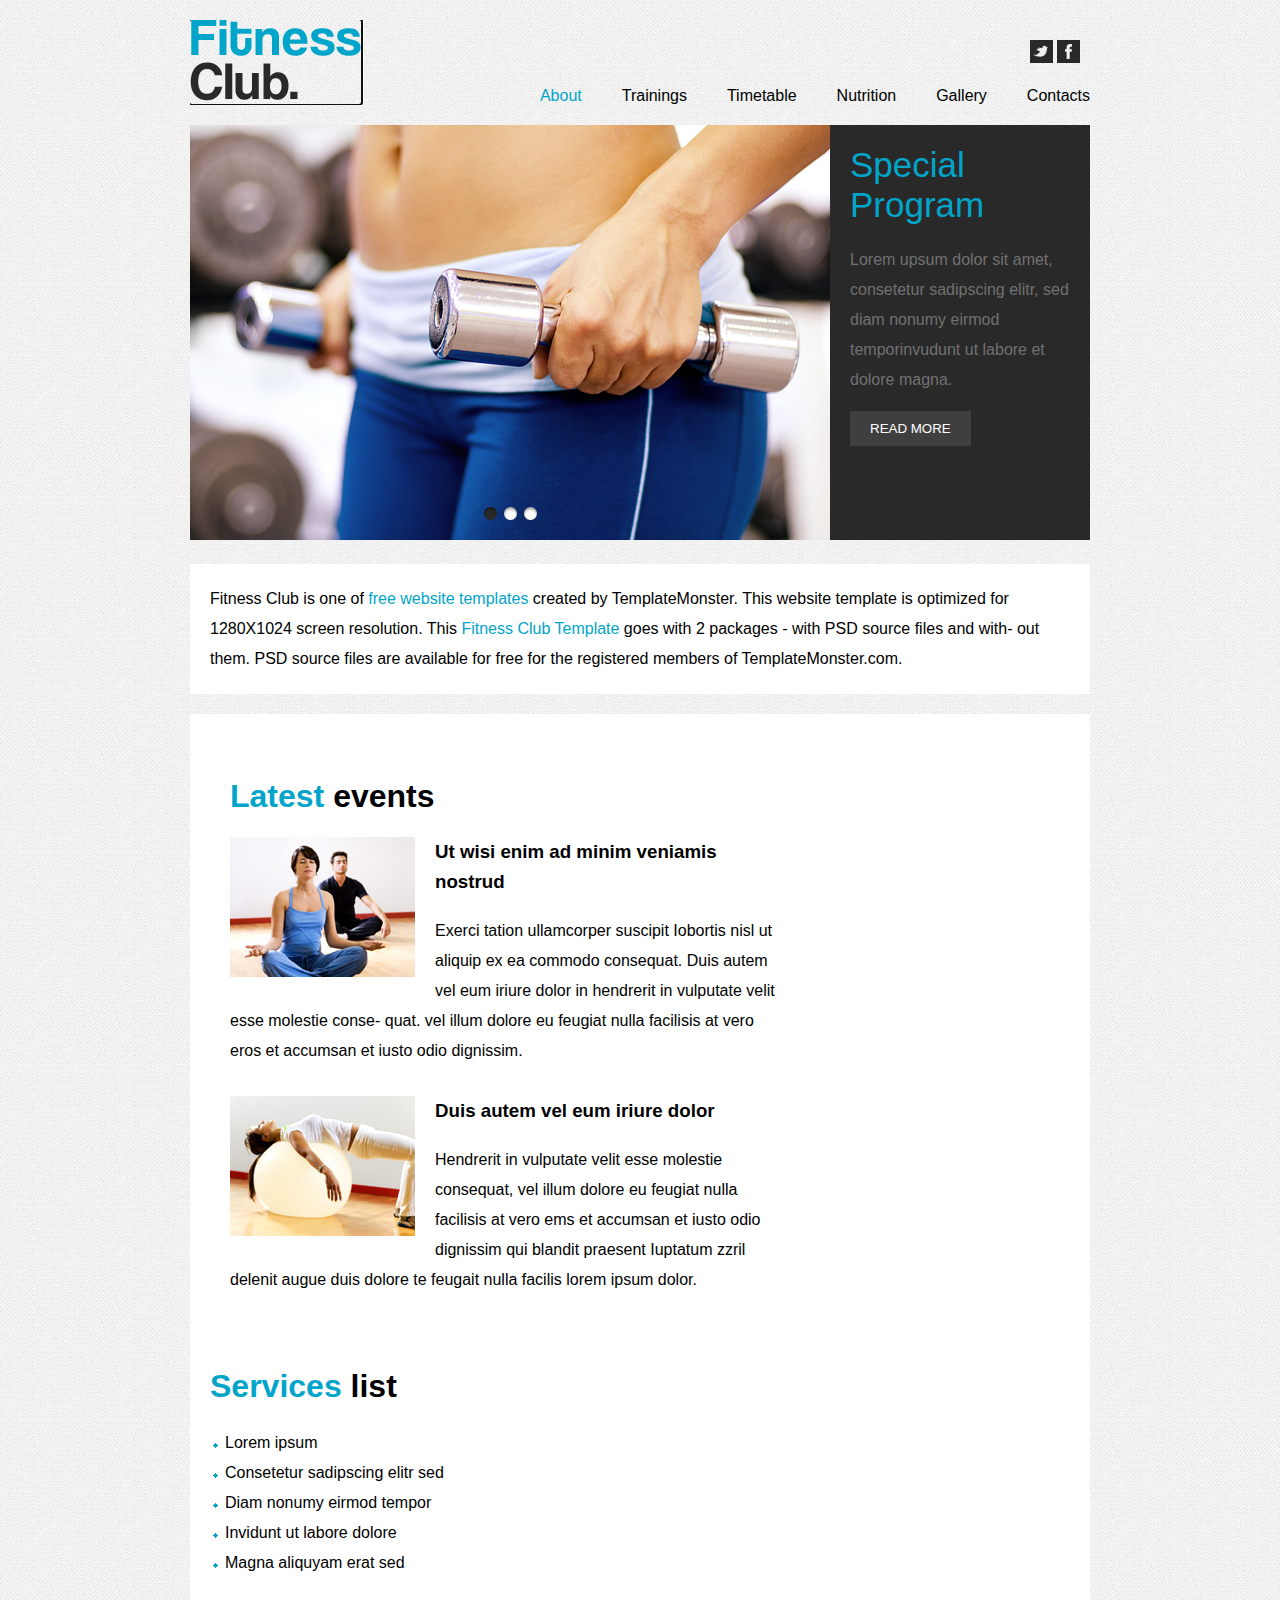
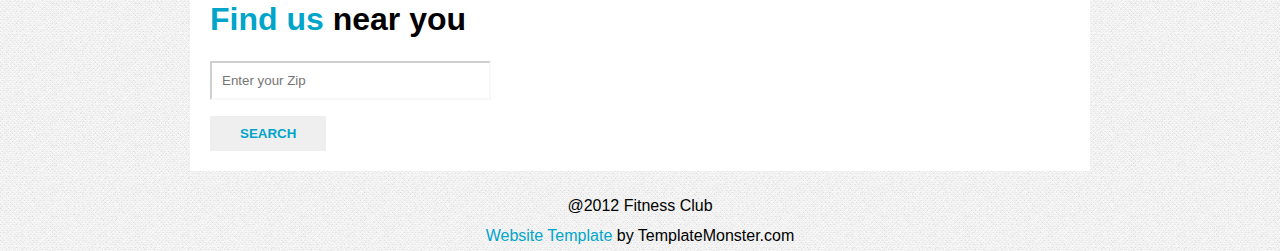
<file: fitness_club/layout.html>
<!DOCTYPE html>
<html>
	<head>
		<title>
			
		</title>
		<link rel="stylesheet" type="text/css" href="style/common.css">
	</head>
	<body>
		<div class="main">
			<div class="header">
				<div class="logo">
					<a href="javascript:void(0);" autofocus><img src="images/logo.png"></img></a>
				</div>
				
				<div class="share">
					<a href="javascript:void(0);"><img src="images/dot_tweet.png"></img></a>
					<a href="javascript:void(0);"><img src="images/dot_facebook.png"></img></a>
				</div>
				
				<div class="menu">
					<ul>
						<li><a href="javascript:void(0);" class="focus">About</a></li>
						<li><a href="javascript:void(0);">Trainings</a></li>
						<li><a href="javascript:void(0);">Timetable</a></li>
						<li><a href="javascript:void(0);">Nutrition</a></li>
						<li><a href="javascript:void(0);">Gallery</a></li>
						<li><a href="javascript:void(0);">Contacts</a></li>
					</ul>
				</div>
			</div>		
			
			<div class="commercial">
				<div class="banner">
					<img src="images/slider-1.png"></img>
				</div>
				<div class="introduction">
					<p class="title">Special<br>Program</p>
					<p class="detail">
					Lorem upsum dolor sit amet, 
					consetetur sadipscing elitr, 
					 sed diam nonumy eirmod 
					 temporinvudunt ut labore 
					 et dolore magna.
					</p>					
					<input class="btn1" type="button" value="READ MORE">
				</div>
			</div>
			
			<div class="welcome">
				<div class="bg_white">
					Fitness Club is one of <span class="import_text">free website templates</span> created by TemplateMonster. This website template is optimized for 1280X1024 screen resolution. This <span class="import_text">Fitness Club Template</span> goes with 2 packages - with PSD source files and with- out them. PSD source files are available for free for the registered members of TemplateMonster.com.
				</div>
			</div>
			
			<div class="content bg_white">
				<div class="events">
					<h2><span class="import_text">Latest</span> events</h2>
					<div class="event">
						<div class="product_image">
							<a href="javascript:void(0);">
								<img src="images/page1-img1.jpg"></img>
							</a>
						</div>						
						<h3>Ut wisi enim ad minim veniamis nostrud</h3>
						Exerci tation ullamcorper suscipit Iobortis nisl ut aliquip ex ea commodo consequat. Duis autem vel eum iriure dolor in hendrerit in vulputate velit esse molestie conse- quat. vel illum dolore eu feugiat nulla facilisis at vero eros et accumsan et iusto odio dignissim.
					</div>					
					<div class="event">
						<div class="product_image">
							<a href="javascript:void(0);">
								<img src="images/page1-img2.jpg"></img>
							</a>
						</div>						
						<h3>Duis autem vel eum iriure dolor</h3>
						Hendrerit in vulputate velit esse molestie consequat, vel illum dolore eu feugiat nulla facilisis at vero ems et accumsan et iusto odio dignissim qui blandit praesent Iuptatum zzril delenit augue duis dolore te feugait nulla facilis lorem ipsum dolor.
					</div>
				</div>
				<div class="infomation">
					<div>
						<h2><span class="import_text">Services</span> list</h2>
						<ul>
							<li>Lorem ipsum</li>
							<li>Consetetur sadipscing elitr sed </li>
							<li>Diam nonumy eirmod tempor </li>
							<li>Invidunt ut labore dolore </li>
							<li>Magna aliquyam erat sed </li>
						</ul>
					</div>
					
					<div>
						<h2><span class="import_text">Find us</span> near you</h2>
						<p>
							<input type="text" class="text_input" placeholder="Enter your Zip" size="30">
						</p>
						<input type="button" class="btn2" value="SEARCH">
					</div>
				</div>
			</div>
			
			<div class="footer">
				@2012 Fitness Club<br>
				<span class="import_text">Website Template</span> by TemplateMonster.com 
			</div>
		</div>
	</body>
</html>
</file>
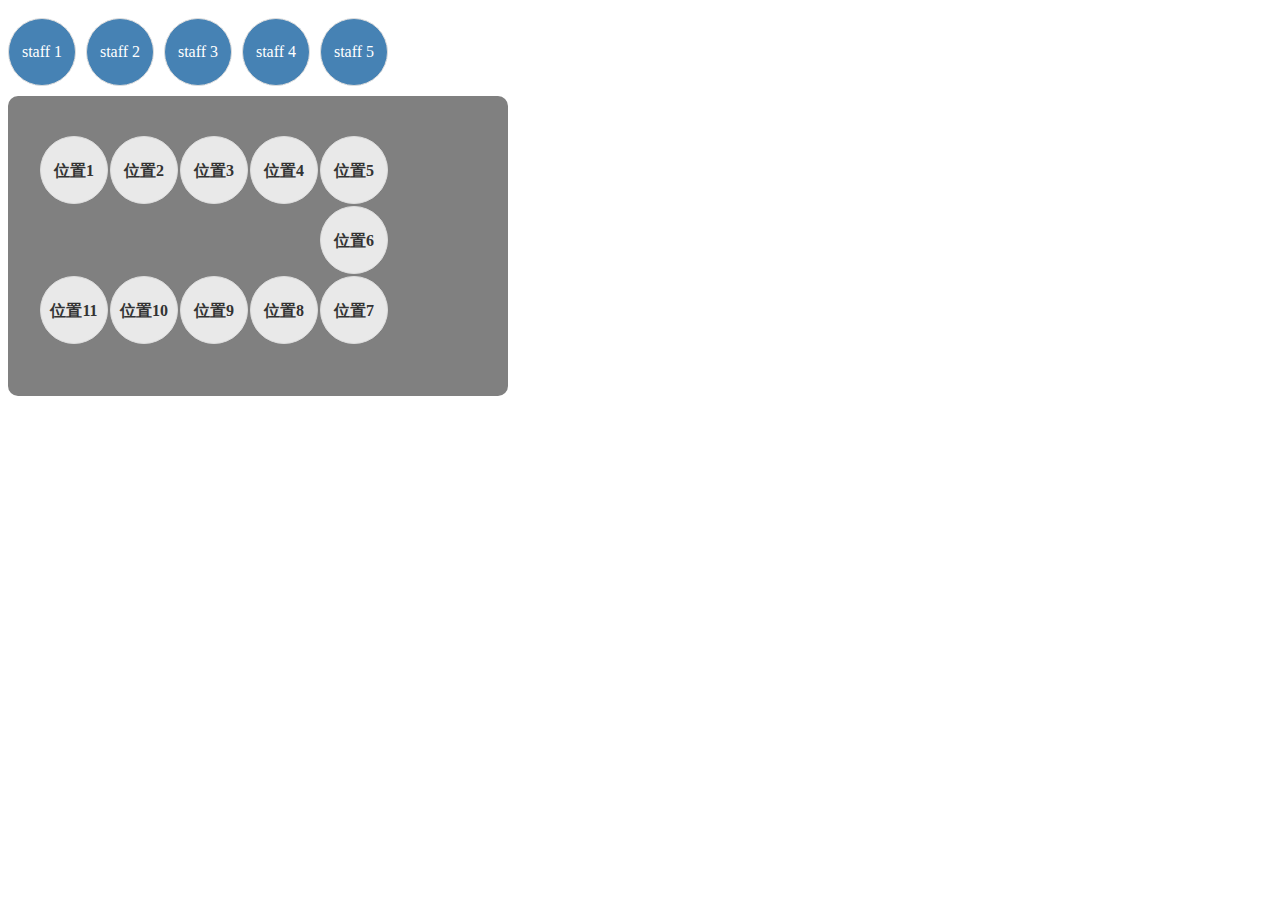
<file: seat-demo/demo1.html>
<!doctype html>
<html lang="en">
<head>
  <meta charset="utf-8">
  <meta name="viewport" content="width=device-width, initial-scale=1">
  <title>jQuery UI Droppable - Default functionality</title>
  <link rel="stylesheet" href="jquery-ui.css">
  <style>
  .draggableItem { width: 50px; height: 50px; padding: 0.5em; float: left; margin: 10px 10px 10px 0;
                  border-radius: 180px; text-align: center; z-index:10;background-color: #4682B4;
                  color:white;}
  .droppableArea { width: 50px; height: 50px; padding: 0.5em; position: absolute;
                  border-radius: 180px; text-align: center;}
  .targetBlock {clear: left;background-color: #808080;float:left;width:500px;height:300px;
                  border-radius:10px;}
  </style>
  <script src="jquery-1.12.4.js"></script>
  <script src="jquery-ui.js"></script>
</head>
<body>
<div id="canvas">
  <div class="draggableItem ui-widget-content"><p>staff 1</p></div>
  <div class="draggableItem ui-widget-content"><p>staff 2</p></div>
  <div class="draggableItem ui-widget-content"><p>staff 3</p></div>
  <div class="draggableItem ui-widget-content"><p>staff 4</p></div>
  <div class="draggableItem ui-widget-content"><p>staff 5 </p></div>
</div>

<div style="clear: left;"></div>


<div id="targetBlock" class="targetBlock">
  
</div>

<script>
  $( function() {
    drawLayout();

    $( ".draggableItem" ).draggable(
        {
          opacity: .4,
          create: function(){$(this).data('position',$(this).position())},  
        }
    );

    $( ".droppableArea" ).droppable({
      drop: function( event, ui ) {
        snapToMiddle(ui.draggable,$(this));
      }
    });

  });

  function drawLayout(){
    var targetBlock = $("#targetBlock");

    //長方型
    
    var layoutItem = [
        {name:'位置1', top:0, left:0},
        {name:'位置2', top:0 , left:70},
        {name:'位置3', top:0 , left:140},
        {name:'位置4', top:0 , left:210},
        {name:'位置5', top:0 , left:280},
        {name:'位置6', top:70 , left:280},
        {name:'位置7', top:140 , left:280},
        {name:'位置8', top:140 , left:210},
        {name:'位置9', top:140 , left:140},
        {name:'位置10', top:140 , left:70},
        {name:'位置11', top:140 , left:0},
      ];
    
    //圓型  
    /*  
    var layoutItem = [
        {name:'位置1', top:70, left:0},
        {name:'位置2', top:35 , left:70},
        {name:'位置3', top:0 , left:140},
        {name:'位置4', top:35 , left:210},
        {name:'位置5', top:70 , left:280},
        {name:'位置8', top:105 , left:210},
        {name:'位置9', top:140 , left:140},
        {name:'位置10', top:105 , left:70},
      ];
      */
    var offsetTop = 40;
    var offsetLeft = 40;

    $.each( layoutItem, function( key, value ) {
      var seat = $("<div class='droppableArea ui-widget-header'><p>"+value.name+"</p></div>");

      seat.css("top", offsetTop + targetBlock.offset().top + value.top + "px");
      seat.css("left", offsetLeft + value.left + "px");

      targetBlock.append(seat);
    });
    
  }

  function snapToMiddle(dragger, target){
      var topMove = target.position().top - dragger.data('position').top + (target.outerHeight(true) -    dragger.outerHeight(true)) / 2;
      var leftMove= target.position().left - dragger.data('position').left + (target.outerWidth(true) -    dragger.outerWidth(true)) / 2;
      dragger.animate({top:topMove,left:leftMove},{duration:600,easing:'easeOutBack'});
  }
</script>

</body>
</html>
</file>
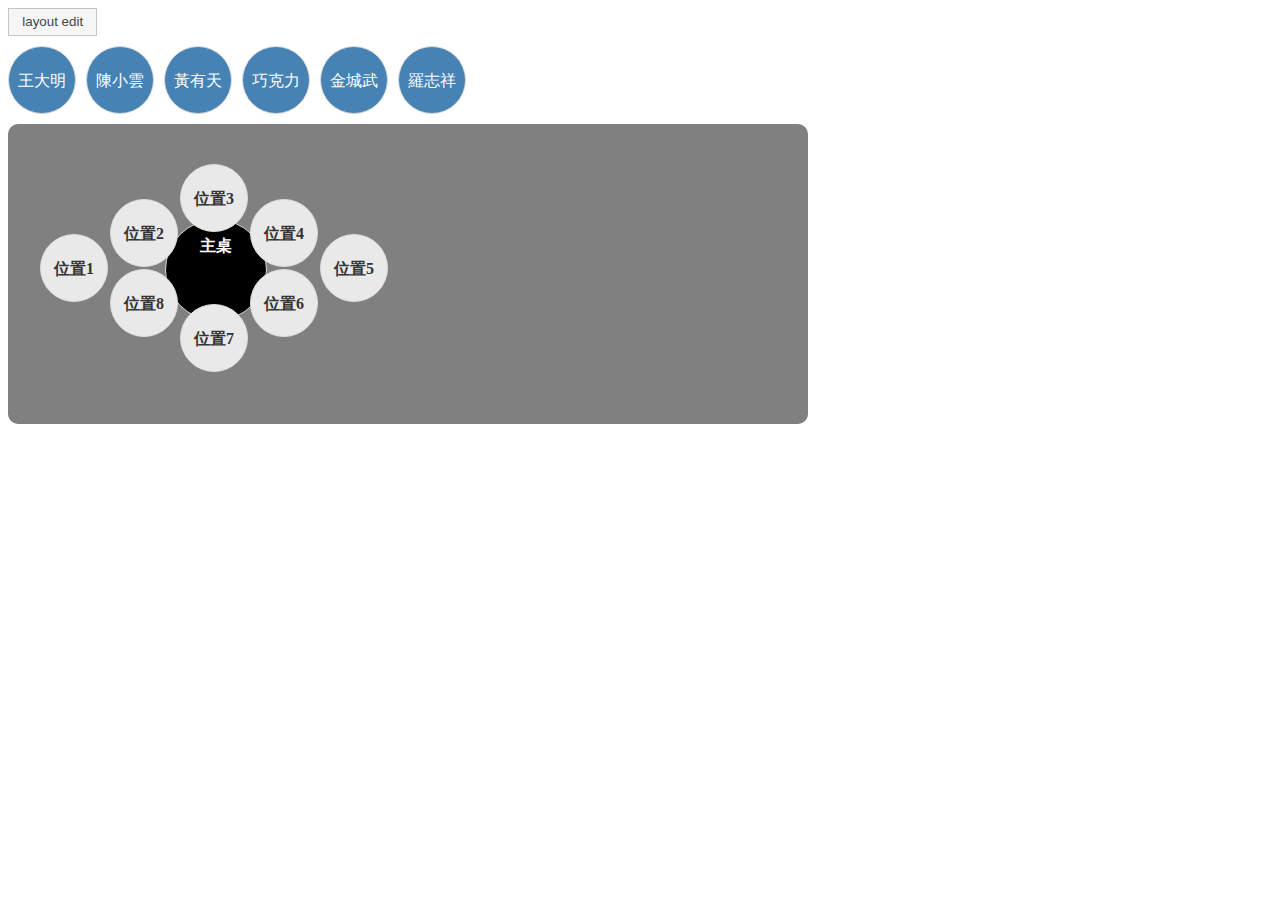
<file: seat-demo/demo2.html>
<!doctype html>
<html lang="en">
<head>
  <meta charset="utf-8">
  <meta name="viewport" content="width=device-width, initial-scale=1">
  <title>jQuery UI Droppable - Default functionality</title>
  <link rel="stylesheet" href="jquery-ui.css">
  <style>
  .draggableItem { width: 50px; height: 50px; padding: 0.5em; float: left; margin: 10px 10px 10px 0;
                  border-radius: 180px; text-align: center; z-index:10;background-color: #4682B4;
                  color:white;}
  .droppableArea { width: 50px; height: 50px; padding: 0.5em; position: absolute;
                  border-radius: 180px; text-align: center; z-index:1;}
  .targetBlock { clear: left;background-color: #808080;float:left;width:800px;height:300px;
                  border-radius:10px;}
  .grid { background-image: 
        repeating-linear-gradient(0deg,transparent,transparent 50px,#CCC 50px,#CCC 51px),
        repeating-linear-gradient(-90deg,transparent,transparent 50px,#CCC 50px,#CCC 51px);
        background-size: 51px 51px;}
  .equipment { width: 100px; height: 100px;border-radius:180px;background-color: black;color:white;
        text-align: center; position: absolute;}
  .edit-mode { display: none;}
  </style>
  <script src="jquery-1.12.4.js"></script>
  <script src="jquery-ui.js"></script>
</head>
<body>
<button id="editBtn" class="ui-button">layout edit</button>
<button id="newSeatBtn" class="ui-button edit-mode" >new seat</button>
<button id="newEquipmentBtn" class="ui-button edit-mode">new equipment</button>
<div id="passengerBlock"></div>
<div style="clear: left;"></div>
<div id="targetBlock" class="targetBlock" ></div>

<script>
  $( function() {
    drawPassenger();
    drawLayout();

    draggablize($(".draggableItem"));
    draggablize($(".droppableArea,.equipment")).draggable( 'disable' );

    droppablize($(".droppableArea"));

    $("#editBtn").click(function(){
      if($(this).html() == "layout edit"){
        $(this).html("layout done");
        
        $(".draggableItem").css('visibility','hidden')
        $(".droppableArea").droppable("disable");
        $(".droppableArea,.equipment").draggable( 'enable' );
        $("#targetBlock").addClass("grid");
        $(".edit-mode").show();
      }else{
        $(this).html("layout edit");  

        $(".draggableItem").css('visibility','visible')
        $(".droppableArea").droppable("enable");
        $(".droppableArea,.equipment").draggable( 'disable' );
        $("#targetBlock").removeClass("grid");
        $(".edit-mode").hide();
      }
    });

    $("#newEquipmentBtn").click(function(){
      newEquipment();
    });

    $("#newSeatBtn").click(function(){
      newSeat();
    });

  });

  function draggablize($selector){
    return $selector.draggable(
        {
          opacity: .4,
          create: function(){$(this).data('position',$(this).position())},  
        }
    ); 
  }

  function droppablize($selector){
    return $selector.droppable({
        drop: function( event, ui ) {
          snapToMiddle(ui.draggable,$(this));
        }
    });
  }

  function drawPassenger(){
    var passengers = [
      {name:'王大明'},
      {name:'陳小雲'},
      {name:'黃有天'},
      {name:'巧克力'},
      {name:'金城武'},
      {name:'羅志祥'}
    ];

    var passengerBlock = $("#passengerBlock");
    $.each( passengers, function( key, value ) {
      passengerBlock.append(
          $("<div class='draggableItem ui-widget-content'><p>"+value.name+"</p></div>"));
    });

  }

  function drawLayout(){
    var targetBlock = $("#targetBlock");

    var offsetTop = 40 + targetBlock.offset().top;
    var offsetLeft = 40;

    //桌子
    var equipment = $("<div class='equipment ui-widget-header'><p>主桌</p></div>");
    equipment.css("top", (offsetTop + 55) + "px");
    equipment.css("left", (offsetLeft + 125) + "px");
    targetBlock.append(equipment);

    //圓型    
    var layoutItem = [
        {name:'位置1', top:70, left:0},
        {name:'位置2', top:35 , left:70},
        {name:'位置3', top:0 , left:140},
        {name:'位置4', top:35 , left:210},
        {name:'位置5', top:70 , left:280},
        {name:'位置6', top:105 , left:210},
        {name:'位置7', top:140 , left:140},
        {name:'位置8', top:105 , left:70},
      ];

    $.each( layoutItem, function( key, value ) {
      var seat = $("<div class='droppableArea ui-widget-header'><p>"+value.name+"</p></div>");
      seat.css("top", offsetTop + value.top + "px");
      seat.css("left", offsetLeft + value.left + "px");
      targetBlock.append(seat);
    });

  }

  function snapToMiddle(dragger, target){
    var topMove = target.position().top - dragger.data('position').top + (target.outerHeight(true) -    dragger.outerHeight(true)) / 2;
    var leftMove= target.position().left - dragger.data('position').left + (target.outerWidth(true) -    dragger.outerWidth(true)) / 2;
    dragger.animate({top:topMove,left:leftMove},{duration:600,easing:'easeOutBack'});
  }

  function newEquipment(){
    var targetBlock = $("#targetBlock");
    var equipment =  $("<div class='equipment ui-widget-header'><p>桌</p></div>")
    
    targetBlock.append(equipment);
    draggablize(equipment);

  }

  function newSeat(){
    var targetBlock = $("#targetBlock");

    var offsetTop = targetBlock.offset().top - 80;
    var offsetLeft = -80;
    
    var idx = $(".droppableArea").length + 1;
    var seat = $("<div class='droppableArea ui-widget-header'><p>位置"+idx+"</p></div>");
    seat.css("top", (offsetTop + idx*10) + "px");
    seat.css("left", (offsetLeft + idx*10) + "px");
    
    targetBlock.append(seat);
    draggablize(seat);
    droppablize($(".droppableArea")).droppable("disable");
  }
</script>

</body>
</html>
</file>
<file: fitness_club2/style/common.css>
body{
	margin: 0;
	margin-top: 20px;
	background-image:url('../images/bg_html.jpg');	
}
h2{
	margin-bottom:20px;
}
.wrap{
	width:900px;
	margin:0px auto;
	font-family: Arial, Helvetica, sans-serif;
}
.bg_white { 
	background-color:white;
	padding:20px;
}			
.text_input{
	padding: 10px;
	border-color:rgba(242, 242, 242,.5);
	margin-bottom: 20px;
}
.header {
	position: relative;
	width:100%;
	overflow: hidden;
	margin-bottom:20px;
}
.logo{
	width: *;
	float: left;
}
.share{
	position:absolute;
	right:10px;
	top:20px;
}
.menu{
	position:absolute;
	right:0px;
	bottom:0px;
}
.menu ul {
    list-style-type: none;
    margin: 0;
    padding: 0;
    overflow: hidden;
} 
.menu li {
    float: left;
    padding-left: 40px;
}
.commercial{
	overflow: hidden;
	margin-bottom:20px;
}
.banner{
	float: left;
	overflow: hidden;
}
.introduction{
	float: right;
	padding:20px;
	background-color: #292929;
	width: 220px;
	height: 375px;
}
.introduction .title{
	color: #01A5CA;
	font-size: 35px;
	display:block;
	padding:0px;								
	margin:0px;
	margin-bottom:20px;
}
.introduction .detail{
	color: #717171;
	line-height: 30px;
}

.welcome{
	line-height: 30px;
	margin-bottom:20px;
}

.import_text{
	color:#01A5CA;
}
.content{
	overflow: auto;
	line-height: 30px;
	margin-bottom:20px;
}
.events{
	width: 65%;
	float: left;
	overflow: hidden;
	padding-right:30px;	
}
.events .product_image{
	float: left;
	overflow: hidden;
	padding-right:20px;
}
.event{
	margin-bottom:30px;
}

.infomation{
	float: left;
}
.infomation ul{
	list-style-image: url('../images/icon_03.png');
	padding-left: 15px;
}

.service{
	margin-bottom:30px;	
}

.footer{
	text-align:center;
	line-height: 30px;
}

h2{
	font-size: 2em;
}

a { 
	color: inherit; 
} 
a:link {
    text-decoration: none;
}
a:visited {
    text-decoration: none;
}
a:hover {
    text-decoration: underline;
}
a:active {
    text-decoration: underline;
}
a.focus{
	color:#01A5CA;
}

.btn1{
	font-family: inherit;
	background-color:#3F3F3F;
	color: white;
	border:none;
	padding: 10px 20px 10px 20px;
	
}
.btn1:hover{
    background-color: yellow;
}
.btn1:active {
    background-color: red;
}

.btn2{
	color:#01A5CA;
	padding: 10px 30px 10px 30px;
	border:none;
	font-weight: bold;
	
}
.btn2:hover{
    background-color: yellow;
}
.btn2:active {
    background-color: red;
}
</file>
<file: fitness_club2/style/banner.css>
#abgneBlock {
	width: 638px;
	height: 413px;
	position: relative;
	overflow: hidden;
	border: 1px solid #ccc;
}
#abgneBlock ul.list {
	padding: 0;
	margin: 0;
	list-style: none;
	position: absolute;
	width: 9999px;
	height: 100%;
}
#abgneBlock ul.list li {
	float: left;
	width: 638px;
	height: 100%;
}
#abgneBlock .list img{
	width: 100%;
	height: 100%;
	border: 0;
}
#abgneBlock ul.playerControl {
	margin: 0;
	padding: 0;
	list-style: none;
	position: absolute;
	bottom: 19px;
	right: 5px;
	height: 14px;
}
#abgneBlock ul.playerControl li {
	float: left;
	width: 23px;
	height: 14px;
	cursor: pointer;
	margin: 0px 2px;
	background: url(../images/rect_ctrl.png) no-repeat 0 0;
}
#abgneBlock ul.playerControl li.current { 
	background-position: -23px 0;
}
</file>
<file: fitness_club/style/common.css>
body{
	margin: 0;
	margin-top: 20px;
	background-image:url('../images/bg_html.jpg');	
}
.main{
	width:900px;
	margin:0px auto;
	font-family: Arial, Helvetica, sans-serif;
}
.bg_white { 
	background-color:white;
	/*margin:20px 0px 20px 0px;*/
	padding:20px;
}			
.text_input{
	padding: 10px;
	border-color:rgba(242, 242, 242,.5)
}
.header {
	position: relative;
	width:100%;
	overflow: hidden;
	/*padding:20px 10px 20px 10px;*/
	margin-bottom:20px;
}
.logo{
	width: *;
	float: left;
}
.share{
	position:absolute;
	right:10px;
	top:20px;
}
.menu{
	position:absolute;
	right:0px;
	bottom:0px;
}
.menu ul {
    list-style-type: none;
    margin: 0;
    padding: 0;
    overflow: hidden;
} 
.menu li {
    float: left;
    padding-left: 40px;
}
.commercial{
	overflow: hidden;
	margin-bottom:20px;
}
.banner{
	float: left;
	overflow: hidden;
}
.introduction{
	float: right;
	padding:20px;
	background-color: #292929;
	width: 220px;
	height: 375px;
}
.introduction .title{
	color: #01A5CA;
	font-size: 35px;
	display:block;
	padding:0px;								
	margin:0px;
	margin-bottom:20px;
}
.introduction .detail{
	color: #717171;
	line-height: 30px;
}

.welcome{
	line-height: 30px;
	margin-bottom:20px;
}

.import_text{
	color:#01A5CA;
}
.content{
	overflow: auto;
	line-height: 30px;
	margin-bottom:20px;
}
.events{
	width: 65%;
	float: left;
	overflow: hidden;
	padding:20px;
}
.events .product_image{
	float: left;
	overflow: hidden;
	padding-right:20px;
}
.event{
	margin-bottom:30px;
}

.infomation{
	float: left;
}
.infomation ul{
	list-style-image: url('../images/icon_03.png');
	padding-left: 15px;
}
.footer{
	text-align:center;
	line-height: 30px;
}

h2{
	font-size: 2em;
}

a { 
	color: inherit; 
} 
a:link {
    text-decoration: none;
}
a:visited {
    text-decoration: none;
}
a:hover {
    text-decoration: underline;
}
a:active {
    text-decoration: underline;
}
a.focus{
	color:#01A5CA;
}

.btn1{
	font-family: inherit;
	background-color:#3F3F3F;
	color: white;
	border:none;
	padding: 10px 20px 10px 20px;
	
}
.btn1:hover{
    background-color: yellow;
}
.btn1:active {
    background-color: red;
}

.btn2{
	color:#01A5CA;
	padding: 10px 30px 10px 30px;
	border:none;
	font-weight: bold;
	
}
.btn2:hover{
    background-color: yellow;
}
.btn2:active {
    background-color: red;
}
</file>
